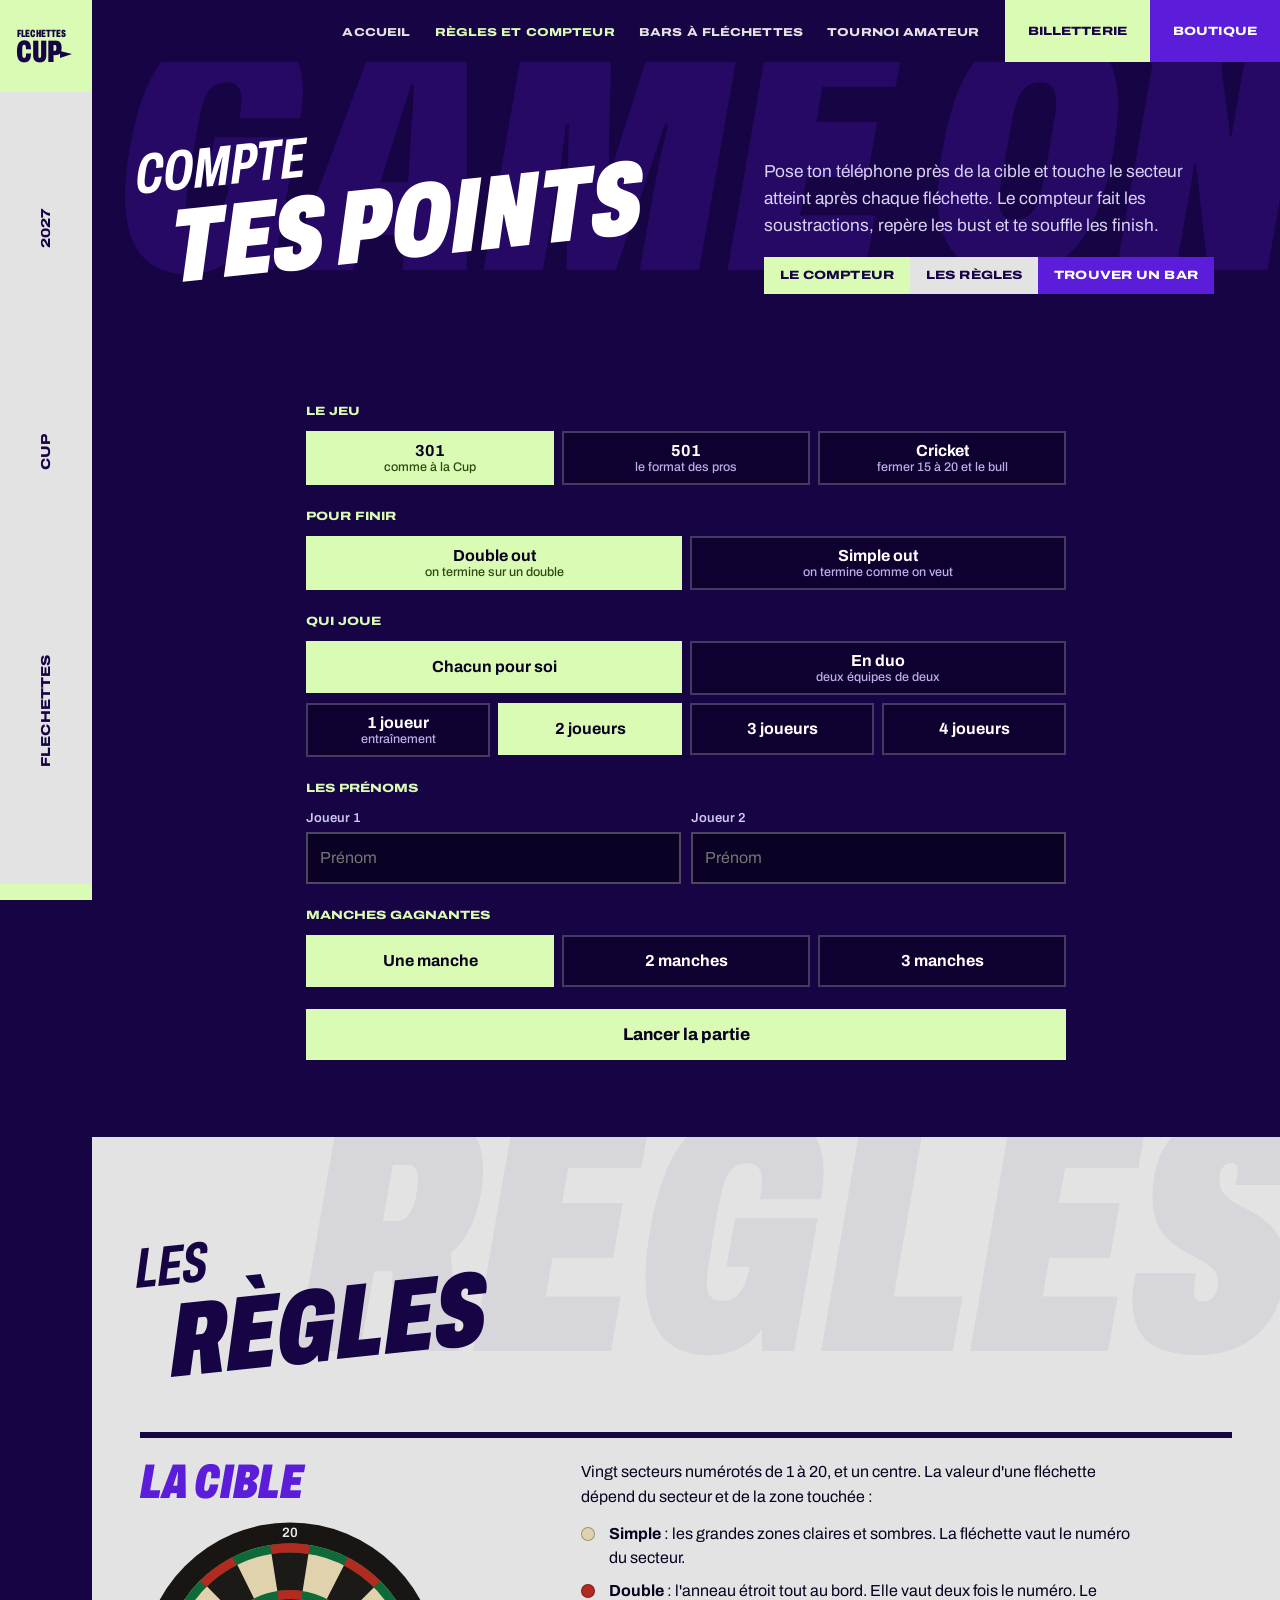
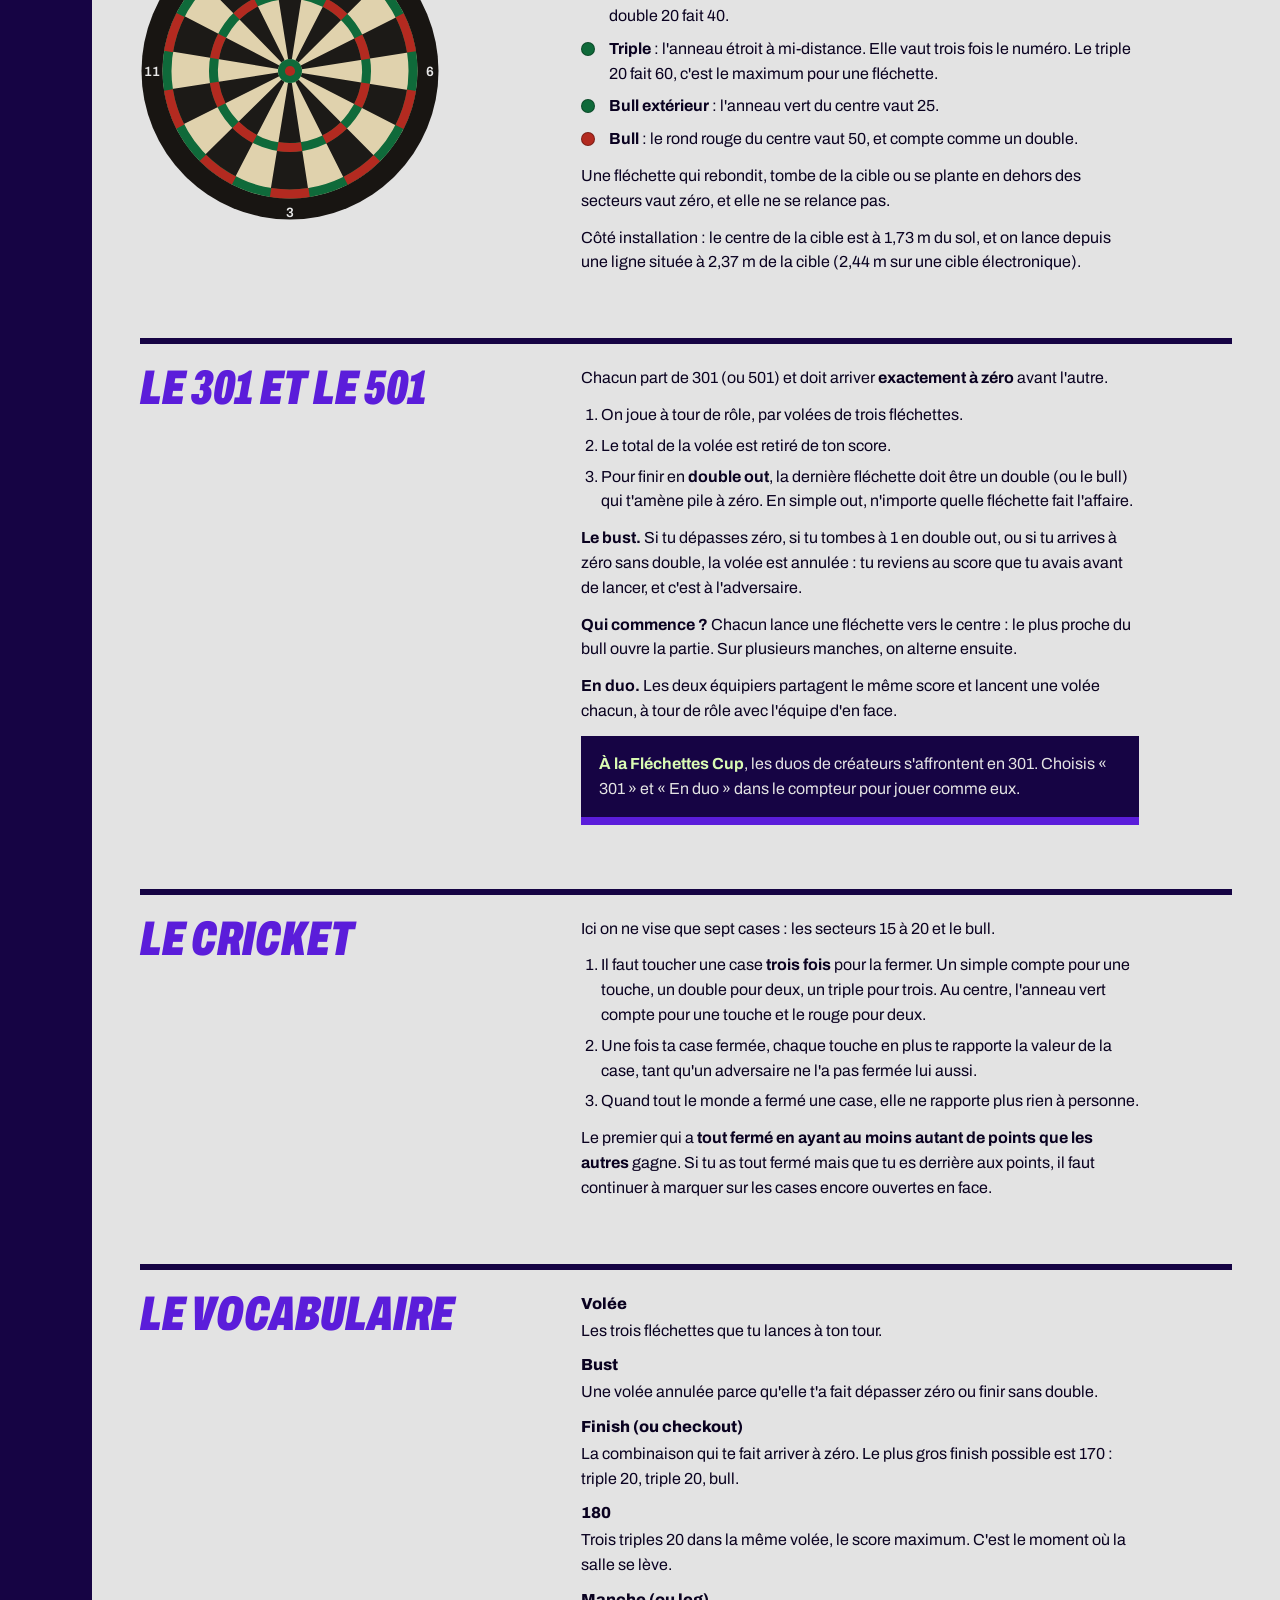
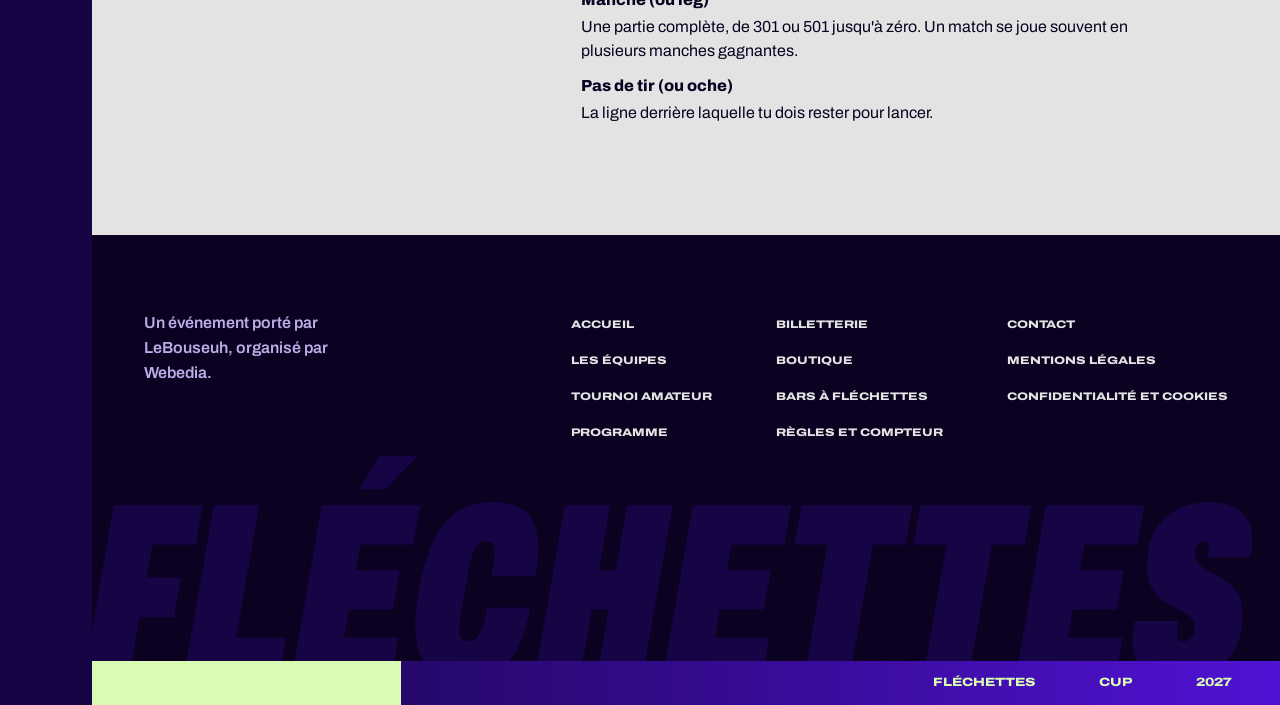
<file: jouer.html>
<!doctype html>
<html lang="fr">
<head>
<meta charset="utf-8">
<meta name="viewport" content="width=device-width, initial-scale=1">
<title>Règles et compteur de score</title>
<meta name="description" content="Compte les points de ta partie de fléchettes (301, 501, Cricket, en solo ou en duo) et retrouve les règles expliquées simplement. Par la Fléchettes Cup.">
<link rel="icon" href="assets/favicon.svg" type="image/svg+xml">
<link rel="preconnect" href="https://fonts.googleapis.com">
<link rel="preconnect" href="https://fonts.gstatic.com" crossorigin>
<link href="https://fonts.googleapis.com/css2?family=Archivo:ital,wdth,wght@0,62..125,100..900;1,62..125,100..900&display=swap" rel="stylesheet">
<link rel="stylesheet" href="css/styles.css">
<link rel="stylesheet" href="css/da.css">
<link rel="stylesheet" href="css/app.css">
</head>
<body>

<a class="skip" href="#compteur">Aller au compteur</a>

<aside class="rail">
  <a class="rail-logo" href="index.html" aria-label="Fléchettes Cup, retour à l'accueil">
    <svg class="logo" viewBox="0 0 120 86" aria-hidden="true" focusable="false">
      <g class="logo-ink">
        <text x="2" y="24" class="logo-line1">FLECHETTES</text>
        <text x="0" y="74" class="logo-line2">CUP</text>
        <path d="M88 52 L112 58 L88 66 Z"></path>
      </g>
    </svg>
  </a>
  <div class="rail-words" aria-hidden="true"><span class="tag">Flechettes</span><span class="tag">Cup</span><span class="tag">2027</span></div>
  <div class="rail-foot"></div>
</aside>

<header class="topbar" id="haut">
  <a class="topbar-logo" href="index.html" aria-label="Fléchettes Cup, retour à l'accueil">
    <svg class="logo" viewBox="0 0 120 86" aria-hidden="true" focusable="false">
      <g class="logo-ink">
        <text x="2" y="24" class="logo-line1">FLECHETTES</text>
        <text x="0" y="74" class="logo-line2">CUP</text>
        <path d="M88 52 L112 58 L88 66 Z"></path>
      </g>
    </svg>
  </a>
  <nav class="topnav" aria-label="Navigation">
    <button class="burger" aria-expanded="false" aria-controls="menu-ancres">
      <span class="burger-bar"></span><span class="burger-bar"></span><span class="burger-bar"></span>
      <span class="visually-hidden">Menu</span>
    </button>
    <ul class="anchors" id="menu-ancres">
      <li><a class="tag" href="index.html">Accueil</a></li>
      <li><a class="tag" href="jouer.html" aria-current="page">Règles et compteur</a></li>
      <li><a class="tag" href="bars.html">Bars à fléchettes</a></li>
      <li><a class="tag" href="index.html#tournoi-amateur">Tournoi amateur</a></li>
    </ul>
  </nav>
  <div class="topbar-cta">
    <a class="cta cta-anis tag" href="index.html#billetterie">Billetterie</a>
    <a class="cta cta-violet tag" href="index.html#boutique">Boutique</a>
  </div>
</header>

<main class="page">

  <section class="s page-head">
    <span class="ghost" aria-hidden="true">Game on</span>
    <div class="s-in head-row">
      <h1 class="lockup"><span class="lk-a">Compte</span><span class="lk-b">tes points</span></h1>
      <div class="head-note">
        <p>Pose ton téléphone près de la cible et touche le secteur atteint après chaque fléchette. Le compteur fait les soustractions, repère les bust et te souffle les finish.</p>
        <ul class="subnav" aria-label="Sur cette page">
          <li><a class="tag" href="#compteur">Le compteur</a></li>
          <li><a class="tag" href="#regles">Les règles</a></li>
          <li><a class="tag" href="bars.html">Trouver un bar</a></li>
        </ul>
      </div>
    </div>
  </section>

  <!-- ====================== COMPTEUR ====================== -->
  <section class="scorer-section" id="compteur" aria-label="Compteur de score">
    <div class="scorer" id="scorer">
      <p class="scorer-fallback">Le compteur a besoin de JavaScript pour fonctionner. Les règles restent lisibles juste en dessous.</p>
    </div>
  </section>

  <!-- ====================== RÈGLES ====================== -->
  <section class="s s-rules" id="regles">
    <span class="ghost" aria-hidden="true">Règles</span>
    <div class="s-in">
      <h2 class="lockup lockup-ink"><span class="lk-a">Les</span><span class="lk-b">Règles</span></h2>
      <div class="rules">

        <article class="rule" id="regle-cible">
          <div>
            <h3 class="rule-title">La cible</h3>
            <svg class="board-diagram" viewBox="0 0 200 200" role="img" aria-label="Schéma d'une cible : vingt secteurs, un anneau des doubles à l'extérieur, un anneau des triples au milieu, et le bull au centre">
              <circle cx="100" cy="100" r="99" fill="#181512"/>
              <circle cx="100" cy="100" r="85" fill="#E0D2AD"/>
              <g transform="rotate(-99 100 100)" fill="none">
                <circle cx="100" cy="100" r="46.5" stroke="#1C1A17" stroke-width="77" stroke-dasharray="14.608 14.608"/>
                <circle cx="100" cy="100" r="82" stroke="#0F6A3A" stroke-width="6"/>
                <circle cx="100" cy="100" r="82" stroke="#B32A20" stroke-width="6" stroke-dasharray="25.761 25.761"/>
                <circle cx="100" cy="100" r="51" stroke="#0F6A3A" stroke-width="6"/>
                <circle cx="100" cy="100" r="51" stroke="#B32A20" stroke-width="6" stroke-dasharray="16.022 16.022"/>
              </g>
              <circle cx="100" cy="100" r="8" fill="#0F6A3A"/>
              <circle cx="100" cy="100" r="3.4" fill="#B32A20"/>
              <g fill="#E8E8E8" font-family="Archivo, sans-serif" font-size="9" font-weight="600" text-anchor="middle">
                <text x="100" y="10.5">20</text><text x="193" y="103">6</text><text x="100" y="197">3</text><text x="8" y="103">11</text>
              </g>
            </svg>
          </div>
          <div class="rule-body">
            <p>Vingt secteurs numérotés de 1 à 20, et un centre. La valeur d'une fléchette dépend du secteur et de la zone touchée :</p>
            <ul class="zones">
              <li><i style="background:#E0D2AD"></i><span><strong>Simple</strong> : les grandes zones claires et sombres. La fléchette vaut le numéro du secteur.</span></li>
              <li><i style="background:#B32A20"></i><span><strong>Double</strong> : l'anneau étroit tout au bord. Elle vaut deux fois le numéro. Le double 20 fait 40.</span></li>
              <li><i style="background:#0F6A3A"></i><span><strong>Triple</strong> : l'anneau étroit à mi-distance. Elle vaut trois fois le numéro. Le triple 20 fait 60, c'est le maximum pour une fléchette.</span></li>
              <li><i style="background:#0F6A3A"></i><span><strong>Bull extérieur</strong> : l'anneau vert du centre vaut 25.</span></li>
              <li><i style="background:#B32A20"></i><span><strong>Bull</strong> : le rond rouge du centre vaut 50, et compte comme un double.</span></li>
            </ul>
            <p>Une fléchette qui rebondit, tombe de la cible ou se plante en dehors des secteurs vaut zéro, et elle ne se relance pas.</p>
            <p>Côté installation : le centre de la cible est à 1,73 m du sol, et on lance depuis une ligne située à 2,37 m de la cible (2,44 m sur une cible électronique).</p>
          </div>
        </article>

        <article class="rule" id="regle-301">
          <h3 class="rule-title">Le 301 et le 501</h3>
          <div class="rule-body">
            <p>Chacun part de 301 (ou 501) et doit arriver <strong>exactement à zéro</strong> avant l'autre.</p>
            <ol>
              <li>On joue à tour de rôle, par volées de trois fléchettes.</li>
              <li>Le total de la volée est retiré de ton score.</li>
              <li>Pour finir en <strong>double out</strong>, la dernière fléchette doit être un double (ou le bull) qui t'amène pile à zéro. En simple out, n'importe quelle fléchette fait l'affaire.</li>
            </ol>
            <p><strong>Le bust.</strong> Si tu dépasses zéro, si tu tombes à 1 en double out, ou si tu arrives à zéro sans double, la volée est annulée : tu reviens au score que tu avais avant de lancer, et c'est à l'adversaire.</p>
            <p><strong>Qui commence ?</strong> Chacun lance une fléchette vers le centre : le plus proche du bull ouvre la partie. Sur plusieurs manches, on alterne ensuite.</p>
            <p><strong>En duo.</strong> Les deux équipiers partagent le même score et lancent une volée chacun, à tour de rôle avec l'équipe d'en face.</p>
            <p class="cup-note"><strong>À la Fléchettes Cup</strong>, les duos de créateurs s'affrontent en 301. Choisis « 301 » et « En duo » dans le compteur pour jouer comme eux.</p>
          </div>
        </article>

        <article class="rule" id="regle-cricket">
          <h3 class="rule-title">Le Cricket</h3>
          <div class="rule-body">
            <p>Ici on ne vise que sept cases : les secteurs 15 à 20 et le bull.</p>
            <ol>
              <li>Il faut toucher une case <strong>trois fois</strong> pour la fermer. Un simple compte pour une touche, un double pour deux, un triple pour trois. Au centre, l'anneau vert compte pour une touche et le rouge pour deux.</li>
              <li>Une fois ta case fermée, chaque touche en plus te rapporte la valeur de la case, tant qu'un adversaire ne l'a pas fermée lui aussi.</li>
              <li>Quand tout le monde a fermé une case, elle ne rapporte plus rien à personne.</li>
            </ol>
            <p>Le premier qui a <strong>tout fermé en ayant au moins autant de points que les autres</strong> gagne. Si tu as tout fermé mais que tu es derrière aux points, il faut continuer à marquer sur les cases encore ouvertes en face.</p>
          </div>
        </article>

        <article class="rule" id="regle-lexique">
          <h3 class="rule-title">Le vocabulaire</h3>
          <div class="rule-body">
            <dl>
              <div><dt>Volée</dt><dd>Les trois fléchettes que tu lances à ton tour.</dd></div>
              <div><dt>Bust</dt><dd>Une volée annulée parce qu'elle t'a fait dépasser zéro ou finir sans double.</dd></div>
              <div><dt>Finish (ou checkout)</dt><dd>La combinaison qui te fait arriver à zéro. Le plus gros finish possible est 170 : triple 20, triple 20, bull.</dd></div>
              <div><dt>180</dt><dd>Trois triples 20 dans la même volée, le score maximum. C'est le moment où la salle se lève.</dd></div>
              <div><dt>Manche (ou leg)</dt><dd>Une partie complète, de 301 ou 501 jusqu'à zéro. Un match se joue souvent en plusieurs manches gagnantes.</dd></div>
              <div><dt>Pas de tir (ou oche)</dt><dd>La ligne derrière laquelle tu dois rester pour lancer.</dd></div>
            </dl>
          </div>
        </article>

      </div>
    </div>
  </section>

</main>

<footer class="footer">
  <div class="footer-in">
    <p class="footer-line">Un événement porté par LeBouseuh, organisé par Webedia.</p>
    <nav class="footer-nav" aria-label="Pied de page">
      <ul>
        <li><a href="index.html">Accueil</a></li>
        <li><a href="index.html#equipes">Les équipes</a></li>
        <li><a href="index.html#tournoi-amateur">Tournoi amateur</a></li>
        <li><a href="index.html#programme">Programme</a></li>
      </ul>
      <ul>
        <li><a href="index.html#billetterie">Billetterie</a></li>
        <li><a href="index.html#boutique">Boutique</a></li>
        <li><a href="bars.html">Bars à fléchettes</a></li>
        <li><a href="jouer.html">Règles et compteur</a></li>
      </ul>
      <ul>
        <li><a href="#">Contact</a></li>
        <li><a href="#">Mentions légales</a></li>
        <li><a href="#">Confidentialité et cookies</a></li>
      </ul>
    </nav>
  </div>
  <p class="footer-ghost" aria-hidden="true">Fléchettes Cup</p>
  <div class="footer-strip"><span>Fléchettes</span><span>Cup</span><span>2027</span></div>
</footer>

<script src="js/scorer-engine.js"></script>
<script src="js/scorer.js"></script>
<script src="js/main.js"></script>
</body>
</html>
</file>
<file: css/styles.css>
/* ==========================================================
   FLÉCHETTES CUP 2 : socle et hero (l'habillage des pages est dans da.css)
   Violet #5B1DDA · dégradé #5012D4 → #210666 · dark #160444
   Papier #E3E3E3 · vert anis #D9FBB3 · Archivo VAR (≈ Baikal)
   ========================================================== */

:root {
  --violet: #5B1DDA;
  --grad-a: #5012D4;
  --grad-b: #210666;
  --dark: #160444;
  --paper: #E3E3E3;
  --ink: #0A0220;
  --anis: #D9FBB3;
  --anis-deep: #B7F277;
  --white: #FFFFFF;

  --font: "Archivo", "Archivo Narrow", Impact, sans-serif;
  --pad: clamp(16px, 4vw, 48px);
  --topbar-h: 62px;
}

* { box-sizing: border-box; }
html { scroll-behavior: smooth; scroll-padding-top: calc(var(--topbar-h) + 12px); }
body {
  margin: 0;
  font-family: var(--font);
  font-size: 16px;
  line-height: 1.55;
  color: var(--ink);
  background: var(--dark);
}

img, svg { display: block; max-width: 100%; }

/* ---- Titres façon Baikal ultra condensed extra bold italic ---- */
.display {
  font-family: var(--font);
  font-style: italic;
  font-weight: 800;
  font-stretch: 65%;
  text-transform: uppercase;
  letter-spacing: 0.005em;
  line-height: 0.92;
}

.visually-hidden {
  position: absolute; width: 1px; height: 1px;
  clip-path: inset(50%); overflow: hidden; white-space: nowrap;
}

.skip {
  position: absolute; left: 8px; top: -60px; z-index: 200;
  background: var(--anis); color: var(--ink);
  padding: 10px 16px; font-weight: 700; text-decoration: none;
  transition: top 0.15s;
}
.skip:focus { top: 8px; }

:focus-visible { outline: 3px solid var(--anis-deep); outline-offset: 2px; }
.section-paper :focus-visible,
.section-anis :focus-visible { outline-color: var(--violet); }

/* ==========================================================
   LOGO
   ========================================================== */
.logo-ink { fill: currentColor; }
.logo text {
  font-family: var(--font);
  font-weight: 850;
  font-stretch: 62%;
  text-transform: uppercase;
}
.logo .logo-line1 { font-size: 21px; letter-spacing: 0.015em; }
.logo .logo-line2 { font-size: 62px; letter-spacing: 0; }

/* ---- Boutons ---- */
.btn {
  display: inline-flex; align-items: center; justify-content: center;
  padding: 10px 18px;
  font-family: var(--font); font-weight: 750; font-size: 15px;
  text-decoration: none; cursor: pointer;
  border: 2px solid transparent; border-radius: 2px;
  transition: transform 0.12s ease, background-color 0.12s ease, color 0.12s ease;
}
.btn:active { transform: scale(0.97); }
.btn-big { padding: 14px 26px; font-size: 17px; }
.btn-anis { background: var(--anis); color: var(--ink); }
.btn-anis:hover { background: var(--anis-deep); }
.btn-ghost { border-color: rgba(227, 227, 227, 0.5); color: var(--paper); background: transparent; }
.btn-ghost:hover { border-color: var(--paper); }
.btn-outline { border-color: rgba(227, 227, 227, 0.55); color: var(--white); background: transparent; }
.btn-outline:hover { border-color: var(--white); }
.btn-dark { background: var(--dark); color: var(--anis); }
.btn-dark:hover { background: var(--violet); color: var(--white); }

/* ==========================================================
   HERO : la cible, rien que la cible
   ========================================================== */
.hero {
  position: relative;
  overflow: hidden;
  height: 100svh; min-height: 540px;
  padding-top: var(--topbar-h);
  display: grid; place-items: center;
  background: linear-gradient(168deg, var(--grad-a) 0%, var(--grad-b) 100%);
  color: var(--white);
}
.hero-pattern,
.speedlines {
  position: absolute;
  left: 50%; top: calc(50% + var(--topbar-h) / 2 - 22px);
  width: max(175vw, 175vh); aspect-ratio: 1;
  translate: -50% -50%;
  pointer-events: none;
}
.hero-pattern {
  background: url("../assets/pattern.svg") center / contain no-repeat;
  opacity: 0.1;
  filter: invert(1);
}
.speedlines {
  opacity: 0;
  background: repeating-conic-gradient(
    from 0deg,
    transparent 0 4deg,
    rgba(217, 251, 179, 0.55) 4deg 4.3deg,
    transparent 4.3deg 9.5deg,
    rgba(255, 255, 255, 0.4) 9.5deg 9.7deg,
    transparent 9.7deg 15deg
  );
  -webkit-mask-image: radial-gradient(circle, transparent 0 12%, #000 44%);
          mask-image: radial-gradient(circle, transparent 0 12%, #000 44%);
}

/* Éclairage du mur : une flaque de lumière derrière la cible, des coins plus sombres */
.hero-light {
  position: absolute; inset: 0;
  background:
    radial-gradient(circle at 50% calc(50% + var(--topbar-h) / 2 - 22px), rgba(150, 110, 255, 0.34) 0, rgba(150, 110, 255, 0) 46%),
    radial-gradient(ellipse at 50% 50%, rgba(8, 0, 34, 0) 42%, rgba(8, 0, 34, 0.62) 100%);
  pointer-events: none;
}

.scene {
  position: absolute; inset: 0;
  width: 100%; height: 100%;
  pointer-events: none;
}

/* Avec la scène 3D, le décor est le bar : le fond graphique ne sert plus qu'en repli */
html.gl .hero { background: #06030A; }
html.gl .hero-pattern,
html.gl .speedlines,
html.gl .hero-light { display: none; }
/* rendu photo : vignettage, fondu vers la suite de la page, grain */
html.gl .hero::after {
  content: "";
  position: absolute; inset: 0; z-index: 2;
  pointer-events: none;
  background:
    linear-gradient(to right, rgba(3, 5, 9, 0.42) 0%, rgba(3, 5, 9, 0) 46%),
    radial-gradient(ellipse at 60% 40%, rgba(3, 4, 8, 0) 36%, rgba(3, 4, 8, 0.6) 100%),
    linear-gradient(to bottom, rgba(22, 4, 68, 0) 90%, #160444 100%);
}
html.gl .hero::before {
  content: "";
  position: absolute; inset: 0; z-index: 3;
  pointer-events: none;
  opacity: 0.09;
  background-image: url("data:image/svg+xml;utf8,<svg xmlns='http://www.w3.org/2000/svg' width='220' height='220'><filter id='n'><feTurbulence type='fractalNoise' baseFrequency='0.9' numOctaves='2' stitchTiles='stitch'/></filter><rect width='100%' height='100%' filter='url(%23n)'/></svg>");
}

/* Chargement de la scène : on reste dans la pénombre du bar, sans l'éclair violet */
.hero-loader { display: none; }
html.js:not(.gl):not(.no-gl) .hero { background: #06030A; }
html.js:not(.gl):not(.no-gl) .hero-pattern,
html.js:not(.gl):not(.no-gl) .hero-light,
html.js:not(.gl):not(.no-gl) .hero-stage { visibility: hidden; }
html.js:not(.gl):not(.no-gl) .hero-loader {
  position: absolute; inset: 0; z-index: 9;
  display: grid; place-content: center; justify-items: center; gap: 18px;
  color: var(--paper); font-weight: 650; font-size: 14.5px;
}
.loader-target {
  width: 64px; height: 64px; border-radius: 50%;
  background: radial-gradient(circle, var(--anis) 0 12%, transparent 13% 30%, var(--anis) 31% 36%, transparent 37% 62%, var(--anis) 63% 68%, transparent 69%);
  animation: viser 1.1s ease-in-out infinite alternate;
}
@keyframes viser { from { transform: scale(0.82); opacity: 0.55; } to { transform: scale(1); opacity: 1; } }

/* Le hero se joue : son, invitation à lancer, score des lancers */
.sound-toggle {
  position: absolute; left: var(--pad); bottom: 18px; z-index: 8;
  padding: 8px 14px;
  font: 600 13.5px var(--font); color: var(--paper);
  background: rgba(22, 4, 68, 0.6); border: 1px solid rgba(227, 227, 227, 0.4); border-radius: 2px;
  cursor: pointer;
}
.sound-toggle:hover { border-color: var(--paper); }
.sound-toggle[aria-pressed="false"] { color: #BBAEE8; text-decoration: line-through; }
.throw-hint {
  display: none;
  position: absolute; left: 50%; bottom: 76px; z-index: 8;
  translate: -50% 0;
  margin: 0; padding: 12px 22px;
  background: var(--anis); color: var(--ink);
  font-weight: 800; font-size: 16px; white-space: nowrap;
  box-shadow: 0 10px 30px rgba(0, 0, 0, 0.5);
  pointer-events: none;
  animation: appel 0.9s ease-in-out infinite alternate;
}
@keyframes appel { to { translate: -50% -6px; } }
html.intro:not(.intro-impact) .throw-hint { display: block; }
.throw-hint.gone { display: none !important; }
.play-hint {
  position: absolute; left: 50%; top: calc(var(--topbar-h) + 12px); z-index: 5;
  translate: -50% 0;
  margin: 0; padding: 6px 14px;
  font-size: 13.5px; font-weight: 600; color: var(--paper); white-space: nowrap;
  background: rgba(6, 3, 10, 0.6); border-radius: 999px;
  pointer-events: none;
  transition: opacity 0.3s ease;
}
html.intro .play-hint, html:not(.gl) .play-hint { display: none; }
.play-hint.gone { opacity: 0; }
.hit-label {
  position: absolute; z-index: 6;
  translate: -50% -115%;
  display: grid; justify-items: center;
  color: var(--white); font-weight: 700; font-size: 13.5px; white-space: nowrap;
  text-shadow: 0 2px 10px rgba(0, 0, 0, 0.9);
  pointer-events: none;
  animation: marque 1.65s ease-out forwards;
}
.hit-label strong {
  font-style: italic; font-weight: 800; font-stretch: 65%; text-transform: uppercase;
  font-size: 46px; line-height: 0.9; color: var(--anis);
}
@keyframes marque {
  0% { opacity: 0; transform: translateY(12px) scale(0.6); }
  12% { opacity: 1; transform: translateY(0) scale(1.12); }
  24% { transform: scale(1); }
  75% { opacity: 1; }
  100% { opacity: 0; transform: translateY(-36px); }
}
.volley-total {
  display: none;
  position: absolute; left: 50%; bottom: 72px; z-index: 8;
  translate: -50% 0;
  margin: 0; padding: 10px 18px;
  align-items: center; gap: 16px;
  background: var(--ink); color: var(--white); white-space: nowrap;
  box-shadow: 0 10px 30px rgba(0, 0, 0, 0.5);
}
.volley-total.show { display: flex; }
.volley-total strong { font-style: italic; font-weight: 800; font-stretch: 65%; text-transform: uppercase; font-size: 26px; line-height: 1; color: var(--anis); }
.volley-total a { color: var(--white); font-weight: 650; font-size: 14px; }

/* Transition d'ouverture d'une section, et retour à la cible */
.veil {
  position: fixed; inset: 0; z-index: 250;
  background: var(--dark);
  opacity: 0; pointer-events: none;
  transition: opacity 0.26s ease;
}
.veil.on { opacity: 1; }
.back-board {
  position: fixed; right: 16px; bottom: 16px; z-index: 90;
  display: inline-flex; align-items: center; gap: 8px;
  padding: 10px 16px 10px 12px;
  font: 700 14.5px var(--font); color: var(--ink);
  background: var(--anis); border: 0; border-radius: 999px; cursor: pointer;
  box-shadow: 0 8px 24px rgba(0, 0, 0, 0.4);
  opacity: 0; translate: 0 12px; pointer-events: none;
  transition: opacity 0.2s ease, translate 0.2s ease;
}
.back-board.show { opacity: 1; translate: 0 0; pointer-events: auto; }
.back-board svg { width: 20px; height: 20px; }

/* Un lien par papier cloué sur la cible */
.hotspots { position: absolute; inset: 0; z-index: 4; pointer-events: none; }
.hotspot { position: absolute; pointer-events: auto; border-radius: 4px; cursor: pointer; }
.hotspot:focus-visible { outline: 3px solid var(--anis-deep); outline-offset: 4px; }
html.intro:not(.intro-pose) .hotspot { pointer-events: none; }

.hero-stage {
  position: relative;
  width: 100%;
  display: grid; place-items: center;
  padding-bottom: 44px;
}

/* ---- La cible punaisée ---- */
.board-wrap {
  position: relative;
  width: min(84vw, 720px, calc(100svh - var(--topbar-h) - 130px));
  aspect-ratio: 1;
  container-type: inline-size;
}
#dartboard { position: absolute; inset: 0; filter: drop-shadow(0 24px 60px rgba(0, 0, 0, 0.45)); }
/* Avec la scène 3D, la cible, les papiers et les fléchettes sont dans le canvas */
html.gl #dartboard,
html.gl .stuck-dart,
html.gl .pinned { display: none; }

.stuck-dart {
  position: absolute;
  left: 50%; top: 50%;
  width: 40%; height: auto;
  transform-origin: 0 50%;
  translate: 0 -50%;
  rotate: -99deg;
  filter: drop-shadow(-1.6cqw 1.2cqw 0.8cqw rgba(0, 0, 0, 0.5));
  z-index: 1;
}

.pinned {
  position: absolute;
  z-index: 2;
  background: var(--paper); color: var(--ink);
  box-shadow: 0 1.8cqw 4cqw rgba(0, 0, 0, 0.35);
  rotate: var(--rot, 0deg);
}
.pin {
  position: absolute; top: -1.3cqw; left: 50%;
  width: 2.9cqw; height: 2.9cqw; border-radius: 50%;
  translate: -50% 0;
  box-shadow: 0 0.5cqw 0.9cqw rgba(0, 0, 0, 0.4), inset -0.4cqw -0.5cqw 0.7cqw rgba(0, 0, 0, 0.35);
}
.pin-red { background: #E8402A; }
.pin-blue { background: #2A5BE8; }
.pin-anis { background: var(--anis-deep); }

.pinned-logo {
  top: -5%; left: 1%;
  width: 31%;
  background: none; box-shadow: none;
  color: var(--white);
  filter: drop-shadow(0 1.4cqw 3cqw rgba(0, 0, 0, 0.45));
}
.pinned-logo .logo { width: 100%; height: auto; }

.pinned-ticket {
  top: 8%; right: -3%;
  width: 44%;
  padding: 2.2cqw 2.6cqw 1.8cqw;
}
.ticket-date {
  margin: 0;
  font-family: var(--font); font-style: italic; font-weight: 800; font-stretch: 65%;
  text-transform: uppercase; font-size: 5.6cqw; line-height: 1;
}
.ticket-line { margin: 0.8cqw 0 1.4cqw; font-size: max(7px, 2.1cqw); font-weight: 600; letter-spacing: 0.04em; text-transform: uppercase; }
.ticket-barcode {
  height: 4cqw;
  background: repeating-linear-gradient(90deg, var(--ink) 0 2px, transparent 2px 5px, var(--ink) 5px 8px, transparent 8px 10px);
}

.pinned-photo {
  left: -6%; bottom: 3%;
  width: 36%;
  padding: 1.5cqw 1.5cqw 1.8cqw;
}
.photo-img {
  position: relative; overflow: hidden;
  aspect-ratio: 1;
  display: grid; place-items: center;
  background: linear-gradient(160deg, var(--grad-a), var(--grad-b));
  color: var(--white);
}
.photo-img::after {
  content: "";
  position: absolute; inset: -40%;
  background: url("../assets/pattern.svg") center / contain no-repeat;
  opacity: 0.16;
  filter: invert(1);
}
.photo-img .display { position: relative; z-index: 1; font-size: 7.4cqw; }
.photo-img img { position: absolute; inset: 0; z-index: 2; width: 100%; height: 100%; object-fit: cover; object-position: center 30%; }
.photo-caption { margin: 1.4cqw 0.4cqw 0; font-size: max(7px, 2.05cqw); font-weight: 600; line-height: 1.3; }

.pinned-badge {
  top: 49%; right: -5%;
  width: 21%;
  aspect-ratio: 1; border-radius: 50%;
  display: grid; place-items: center;
  background: var(--anis); color: var(--ink);
  text-align: center;
}
.badge-txt { font-size: 4cqw; }

.pinned-live {
  bottom: -3%; right: 11%;
  padding: 1.8cqw 2.9cqw;
  background: var(--ink); color: var(--paper);
}
.pinned-live p { margin: 0; font-size: max(7px, 2.2cqw); line-height: 1.45; text-transform: uppercase; letter-spacing: 0.05em; }
.pinned-live strong { color: var(--anis); font-size: max(8px, 2.6cqw); }

/* ---- Éléments propres à l'intro ---- */
.impact-flash {
  position: absolute; inset: 0;
  background: radial-gradient(circle at 50% 52%, #FFFFFF 0, var(--anis) 28%, rgba(217, 251, 179, 0) 72%);
  opacity: 0;
  pointer-events: none;
  z-index: 6;
}
.scroll-hint {
  position: absolute; left: 50%; bottom: 18px;
  translate: -50% 0;
  display: grid; justify-items: center; gap: 6px;
  color: var(--paper); text-decoration: none;
  font-weight: 650; font-size: 14.5px;
  white-space: nowrap;
  z-index: 7;
}
.scroll-hint::after {
  content: "";
  width: 10px; height: 10px;
  border-right: 3px solid var(--anis); border-bottom: 3px solid var(--anis);
  rotate: 45deg;
  animation: rebond 1.6s ease-in-out infinite;
}
@keyframes rebond { 50% { translate: 0 5px; } }

.skip-intro {
  display: none;
  position: absolute; right: var(--pad); bottom: 18px;
  z-index: 8;
  background: rgba(22, 4, 68, 0.6); color: var(--paper);
  border: 1px solid rgba(227, 227, 227, 0.4); border-radius: 2px;
  padding: 8px 14px;
  font: 600 13.5px var(--font);
  cursor: pointer;
}
.skip-intro:hover { border-color: var(--paper); }

/* ---- États de l'intro (classes posées sur <html>) ----
   intro         : la séquence 3D tourne, on est la fléchette
   intro-impact  : la fléchette est plantée
   intro-pose    : la caméra est calée, l'habillage se pose        */
.topbar { transition: transform 0.55s cubic-bezier(0.2, 1, 0.3, 1); }
html.intro .topbar { transform: translateY(-100%); }
html.intro.intro-pose .topbar { transform: none; }

html.intro:not(.intro-pose) body { overflow: hidden; }
html.intro .skip-intro { display: block; }
html.intro.intro-pose .skip-intro { display: none; }

html.intro .stuck-dart { opacity: 0; }
html.intro.intro-impact .stuck-dart { opacity: 1; animation: vibre 0.7s ease-out; }
@keyframes vibre {
  0% { rotate: -93deg; }
  20% { rotate: -104deg; }
  40% { rotate: -96deg; }
  60% { rotate: -101deg; }
  80% { rotate: -98deg; }
  100% { rotate: -99deg; }
}

html.intro .pinned,
html.intro .scroll-hint { opacity: 0; }
html.intro.intro-pose .pinned {
  animation: pose 0.5s cubic-bezier(0.2, 1.5, 0.4, 1) both;
  animation-delay: calc(var(--i, 0) * 130ms + 60ms);
}
html.intro.intro-pose .scroll-hint { opacity: 1; transition: opacity 0.5s 0.9s; }
@keyframes pose {
  from { opacity: 0; scale: 1.9; rotate: calc(var(--rot, 0deg) + 16deg); }
  45% { opacity: 1; }
  to { opacity: 1; scale: 1; rotate: var(--rot, 0deg); }
}

/* ==========================================================
   Petits écrans et mouvement réduit (hero)
   ========================================================== */
@media (max-width: 560px) {
  .board-wrap { width: min(86vw, calc(100svh - var(--topbar-h) - 130px)); }
  .pinned-ticket { right: -2%; }
  .pinned-badge { right: -3%; }
  .pinned-photo { left: -4%; }
  .volley-total { flex-direction: column; gap: 4px; }
}
@media (prefers-reduced-motion: reduce) {
  html { scroll-behavior: auto; }
  .btn, .topbar, .veil, .back-board { transition: none; }
  .loader-target, .throw-hint { animation: none; }
  .scroll-hint::after { animation: none; }
}
</file>
<file: css/da.css>
/* ==========================================================
   FLÉCHETTES CUP : habillage des pages
   Le système de la charte, appliqué au web :
   - le rail à gauche (bloc logo anis, colonne grise, mots à la verticale)
   - les titres en bloc incliné sur deux lignes, posés sur un mot géant qui déborde
   - les chiffres empilés en deux couleurs dans un panneau gris
   - les ponctuations : trois carrés, trois triangles, bandes sous les panneaux, éclats
   ========================================================== */

:root { --rail: 0px; --topbar-h: 62px; }
@media (min-width: 1100px) { :root { --rail: 92px; } }

body { padding-left: var(--rail); }

/* ---------- Petites capitales larges : les libellés de la charte ---------- */
.tag {
  font-family: var(--font); font-style: normal;
  font-stretch: 125%; font-weight: 800; font-size: 12px; line-height: 1.25;
  text-transform: uppercase; letter-spacing: 0.01em;
}

/* ---------- Le rail ---------- */
.rail { display: none; }
@media (min-width: 1100px) {
  .rail {
    position: fixed; left: 0; top: 0; bottom: 0; z-index: 110;
    width: var(--rail);
    display: flex; flex-direction: column;
    background: var(--paper); color: var(--dark);
  }
  .rail-logo {
    flex: none;
    display: grid; place-items: center;
    width: var(--rail); height: var(--rail);
    background: var(--anis); color: var(--dark);
  }
  .rail-logo .logo { width: 60px; height: auto; }
  .rail-words {
    flex: 1;
    writing-mode: vertical-rl; transform: rotate(180deg);
    display: flex; justify-content: space-around; align-items: center;
    padding: 24px 0;
  }
  .rail-words span { font-size: 13px; }
  .rail-foot { flex: none; height: 16px; background: var(--anis); }
}

/* ---------- La barre du haut ---------- */
.topbar {
  position: fixed; top: 0; right: 0; left: var(--rail); z-index: 100;
  height: var(--topbar-h);
  display: flex; align-items: stretch;
  background: var(--dark); color: var(--paper);
}
.topbar-logo {
  flex: none;
  display: grid; place-items: center;
  width: var(--topbar-h);
  background: var(--anis); color: var(--dark);
}
.topbar-logo .logo { width: 42px; height: auto; }
@media (min-width: 1100px) { .topbar-logo { display: none; } }

.topnav { margin-left: auto; display: flex; align-items: center; padding: 0 clamp(8px, 2vw, 30px); }
.anchors { display: flex; gap: clamp(14px, 1.9vw, 30px); list-style: none; margin: 0; padding: 0; }
.anchors a { color: var(--paper); text-decoration: none; white-space: nowrap; font-size: 11.5px; }
.anchors a:hover, .anchors a[aria-current="page"] { color: var(--anis); }
.burger { display: none; }

.topbar-cta { flex: none; display: flex; }
.cta {
  display: grid; place-items: center;
  padding: 0 clamp(14px, 1.8vw, 26px);
  text-decoration: none; white-space: nowrap;
}
.cta-anis { background: var(--anis); color: var(--dark); }
.cta-anis:hover { background: var(--anis-deep); }
.cta-violet { background: var(--violet); color: var(--white); }
.cta-violet:hover { background: #6E33EE; }

.btn { border-radius: 0; }

/* ---------- Titre en bloc incliné, sur deux lignes ---------- */
.lockup {
  margin: 0 0 clamp(26px, 3.4vw, 46px);
  display: inline-grid; justify-items: start;
  font-family: var(--font); font-style: italic; text-transform: uppercase;
  line-height: 0.84; color: var(--white);
  transform: rotate(-6deg) skewX(-4deg);
  transform-origin: 0 100%;
}
.lk-a { font-weight: 700; font-stretch: 62%; font-size: clamp(30px, 4.4vw, 72px); }
.lk-b { font-weight: 900; font-stretch: 66%; font-size: clamp(44px, 8.2vw, 136px); margin: 0.07em 0 0 0.3em; white-space: nowrap; }
.lockup-ink { color: var(--dark); }

/* ---------- Mot géant en fond, qui déborde du cadre ---------- */
.ghost {
  position: absolute; z-index: 0;
  font-family: var(--font); font-style: italic; font-weight: 900; font-stretch: 62%;
  font-size: clamp(130px, 27vw, 430px); line-height: 0.78;
  text-transform: uppercase; white-space: nowrap;
  pointer-events: none; user-select: none;
}

/* ---------- Retour à la cible : un bloc de la charte, pas une pastille ---------- */
.back-board {
  right: 0; bottom: 64px;
  padding: 12px 16px 12px 12px; border-radius: 0;
  font-stretch: 125%; font-weight: 800; font-size: 11.5px; text-transform: uppercase;
}

/* ---------- Ponctuations ---------- */
.sq3, .tri3 { display: inline-grid; grid-auto-flow: column; gap: 9px; }
.sq3 i { display: block; width: 9px; height: 9px; border: 2px solid currentColor; }
.tri3 i { display: block; width: 9px; height: 11px; background: currentColor; clip-path: polygon(0 0, 100% 50%, 0 100%); }
.shard { position: absolute; z-index: 0; pointer-events: none; }

/* ---------- Sections ---------- */
.s { position: relative; overflow: hidden; padding: clamp(64px, 8.5vw, 128px) var(--pad); }
.s-in { position: relative; z-index: 1; max-width: 1180px; margin: 0 auto; }
.lead { font-size: clamp(18px, 1.6vw, 22px); font-weight: 650; line-height: 1.4; margin-top: 0; }
.head-row { display: grid; grid-template-columns: minmax(0, 1.1fr) minmax(0, 0.9fr); gap: clamp(20px, 4vw, 64px); align-items: end; margin-bottom: clamp(24px, 3.4vw, 46px); }
.head-row .lockup { margin-bottom: 0; }
.head-note { margin: 0; max-width: 48ch; font-size: 16.5px; }
.head-note p { margin: 0 0 8px; }

/* ===== Édition 2 : la date et le compte à rebours ===== */
.s-kick { background: var(--dark); color: var(--white); }
.s-kick .ghost { left: -0.04em; top: -0.1em; color: rgba(91, 29, 218, 0.2); }
.kick-grid { display: grid; grid-template-columns: minmax(0, 1.15fr) minmax(0, 0.85fr); gap: clamp(28px, 5vw, 76px); align-items: end; }
.kick-sub { max-width: 44ch; margin: 0; font-size: clamp(16px, 1.35vw, 19px); color: #D9D2F5; }
.kick-actions { display: flex; flex-wrap: wrap; gap: 14px; margin-top: 26px; }

.board-panel {
  position: relative;
  display: grid; grid-template-columns: auto 1fr; gap: 16px;
  padding: 24px 26px 34px;
  background: var(--paper); color: var(--dark);
}
.board-panel::after, .slots > .slot::after, .tool::after, .alert-form::after {
  content: "";
  position: absolute; left: 0; right: 0; bottom: -10px; height: 10px;
  background: linear-gradient(90deg, var(--anis) 0 38%, var(--violet) 38% 100%);
}
.bp-label {
  margin: 0;
  font-style: italic; font-weight: 800; font-stretch: 62%; text-transform: uppercase;
  font-size: clamp(24px, 2.5vw, 36px); line-height: 0.92; color: var(--violet);
}
.bp-nums { justify-self: end; display: grid; justify-items: end; }
.bp-nums p { margin: 0; }
.bp-days { display: flex; align-items: flex-end; gap: 8px; }
.bp-days span, .bp-clock b, .slot-time b, .facts b, .team-no, .past-hero b, .past-list b {
  font-family: var(--font); font-style: normal; font-weight: 800; font-stretch: 62%;
  font-variant-numeric: tabular-nums; line-height: 0.8;
}
.bp-days span { font-size: clamp(96px, 11.5vw, 176px); color: var(--violet); }
.bp-days i { padding-bottom: 6px; color: var(--violet); }
.bp-clock { display: flex; gap: clamp(10px, 1.4vw, 20px); margin-top: 10px; }
.bp-clock span { display: flex; align-items: flex-end; gap: 4px; }
.bp-clock b { font-size: clamp(46px, 5.2vw, 80px); }
.bp-clock i { padding-bottom: 3px; }
.board-panel .sq3 { position: absolute; left: 26px; bottom: 14px; color: var(--violet); }

.shard-a {
  right: 0; bottom: 0; width: min(46vw, 620px); height: clamp(60px, 9vw, 130px);
  background: var(--violet);
  clip-path: polygon(0 100%, 24% 34%, 31% 58%, 58% 12%, 64% 40%, 100% 0, 100% 100%);
  opacity: 0.55;
}

/* ===== Bandeau défilant ===== */
.ticker { overflow: hidden; background: var(--anis); color: var(--dark); }
.ticker-track { display: flex; width: max-content; animation: defile 30s linear infinite; }
.ticker-track span {
  display: flex; align-items: center;
  padding: 11px 0;
  font-family: var(--font); font-stretch: 125%; font-weight: 800; font-size: 12.5px;
  text-transform: uppercase; white-space: nowrap;
}
.ticker-track i { display: block; width: 9px; height: 11px; margin: 0 22px; background: currentColor; clip-path: polygon(0 0, 100% 50%, 0 100%); }
@keyframes defile { to { transform: translateX(-50%); } }

/* ===== Concept ===== */
.s-concept { background: var(--paper); color: var(--ink); padding-bottom: 0; }
.s-concept .ghost { right: -0.05em; top: 0.02em; color: rgba(22, 4, 68, 0.07); font-style: normal; }
.concept-grid { display: grid; grid-template-columns: minmax(0, 0.85fr) minmax(0, 1.15fr); gap: clamp(20px, 5vw, 80px); align-items: start; }
.concept-copy p { max-width: 58ch; }
.facts {
  position: relative; z-index: 1;
  list-style: none; padding: 0;
  margin: clamp(34px, 5vw, 70px) calc(var(--pad) * -1) 0;
  display: grid; grid-template-columns: repeat(4, minmax(0, 1fr));
  background: var(--dark); color: var(--white);
}
.facts li { position: relative; display: grid; gap: 10px; padding: 26px clamp(16px, 3vw, 40px) 28px; }
.facts li + li::before {
  content: ""; position: absolute; left: 0; top: 18%; bottom: 18%; width: 3px;
  background: var(--violet); transform: skewX(-14deg);
}
.facts b { font-size: clamp(46px, 5.4vw, 82px); color: var(--anis); }

/* ===== Équipes ===== */
.s-teams { background: linear-gradient(168deg, var(--grad-a), var(--grad-b)); color: var(--white); }
.s-teams .ghost { right: -0.06em; top: -0.12em; color: rgba(22, 4, 68, 0.32); }
.teams { list-style: none; margin: 0; padding: 0 0 26px; display: grid; grid-template-columns: repeat(4, minmax(0, 1fr)); gap: 30px 18px; }
.teams .team:nth-child(even) { transform: translateY(26px); }
.team-visual {
  position: relative; overflow: hidden;
  aspect-ratio: 4 / 5;
  background: var(--dark);
}
/* à gauche le bloc aux couleurs de l'équipe, là où viendra le portrait du duo */
.team-visual::before {
  content: "";
  position: absolute; inset: 0 30% 0 0;
  background: linear-gradient(180deg, var(--tg-a), var(--tg-b));
  clip-path: polygon(0 0, 100% 0, 78% 100%, 0 100%);
}
.team-visual::after {
  content: "";
  position: absolute; left: -60%; top: -40%; width: 150%; aspect-ratio: 1;
  background: url("../assets/pattern.svg") center / contain no-repeat;
  opacity: 0.13;
  clip-path: polygon(0 0, 78% 0, 62% 100%, 0 100%);
  pointer-events: none;
}
.team-tag { position: absolute; right: 12px; top: 14px; z-index: 1; color: var(--tg-a); font-size: 10.5px; }
.team-no {
  position: absolute; right: 10px; top: 34px; z-index: 1;
  font-size: clamp(62px, 7.4vw, 112px);
  background: linear-gradient(180deg, var(--tg-a), var(--tg-b));
  -webkit-background-clip: text; background-clip: text; color: transparent;
}
.team-name {
  position: absolute; left: 12px; right: 4px; bottom: 16px; z-index: 1;
  font-style: italic; font-weight: 900; font-stretch: 64%; text-transform: uppercase;
  font-size: clamp(27px, 3.1vw, 46px); line-height: 0.9; color: var(--white);
  transform: rotate(-7deg); transform-origin: 0 100%;
  overflow-wrap: anywhere;
}
.team-status { margin: 10px 2px 0; font-size: 13px; color: #CFC6F2; }
.team-mystere .team-visual::before { background: repeating-linear-gradient(-58deg, #24106B 0 10px, #1B0A52 10px 20px); }
.team-mystere .team-visual::after { display: none; }
.team-mystere .team-name { font-size: clamp(44px, 5vw, 76px); }
@media (hover: hover) {
  .team-visual { transform: perspective(700px) rotateX(var(--rx, 0deg)) rotateY(var(--ry, 0deg)); transition: transform 0.12s ease-out; }
}

/* ===== Tournoi amateur ===== */
.s-amateur { background: var(--anis); color: var(--ink); }
.s-amateur .ghost { left: -0.04em; bottom: -0.1em; color: rgba(22, 4, 68, 0.07); }
.shard-b {
  right: 0; top: 0; width: min(40vw, 520px); height: clamp(50px, 7vw, 100px);
  background: var(--dark);
  clip-path: polygon(0 0, 100% 0, 100% 100%, 78% 30%, 70% 62%, 44% 16%, 38% 44%);
}
.track { list-style: none; margin: 0; padding: 0; display: grid; grid-template-columns: repeat(3, minmax(0, 1fr)); }
.track li { position: relative; padding: 26px 28px 6px 0; border-top: 6px solid var(--dark); }
.track li + li { padding-left: 28px; }
.track li::before {
  content: ""; position: absolute; left: 0; top: 0;
  width: 16px; height: 18px; background: var(--dark);
  clip-path: polygon(0 0, 100% 0, 0 100%);
}
.track li + li::before { left: 0; }
.track .tag { color: #3A5E14; }
.track h3 { margin: 8px 0 10px; font-style: italic; font-weight: 900; font-stretch: 64%; text-transform: uppercase; font-size: clamp(30px, 3.3vw, 48px); line-height: 0.92; color: var(--dark); }
.track p { margin: 0; font-size: 15.5px; max-width: 34ch; }
.amateur-foot { margin-top: 34px; display: flex; flex-wrap: wrap; align-items: center; justify-content: space-between; gap: 18px; }
.amateur-foot p { margin: 0; font-weight: 650; max-width: 52ch; }
.tools { margin-top: 42px; display: grid; grid-template-columns: repeat(2, minmax(0, 1fr)); gap: 22px; padding-bottom: 10px; }
.tool {
  position: relative;
  display: grid; gap: 8px; padding: 24px 26px 28px;
  background: var(--dark); color: var(--paper); text-decoration: none;
}
.tool .tag { color: #BBAEE8; }
.tool b { font-style: italic; font-weight: 900; font-stretch: 64%; text-transform: uppercase; font-size: clamp(26px, 2.8vw, 38px); line-height: 0.94; color: var(--anis); }
.tool > span:nth-of-type(2) { font-size: 14.5px; max-width: 40ch; }
.tool .tri3 { position: absolute; right: 22px; top: 24px; color: var(--violet); transition: translate 0.15s ease; }
.tool:hover .tri3 { translate: 6px 0; color: var(--anis); }

/* ===== Programme ===== */
.s-prog { background: var(--dark); color: var(--white); }
.s-prog .ghost { right: -0.04em; bottom: -0.08em; color: rgba(91, 29, 218, 0.2); font-style: normal; }
.prog-grid { display: grid; grid-template-columns: minmax(0, 1.55fr) minmax(0, 0.85fr); gap: 28px; align-items: start; }
.slots { list-style: none; margin: 0; padding: 0 0 10px; display: grid; grid-template-columns: repeat(2, minmax(0, 1fr)); gap: 26px 16px; }
.slots > .slot {
  position: relative;
  display: grid; grid-template-columns: auto 1fr; gap: 16px; align-items: center;
  padding: 16px 18px 18px;
  background: var(--paper); color: var(--dark);
}
.slot-time { margin: 0; display: grid; }
.slot-time b { font-size: clamp(46px, 4.8vw, 72px); }
.slot-time b:first-child { color: var(--violet); }
.slots > .slot h3 { margin: 0 0 4px; font-style: italic; font-weight: 800; font-stretch: 64%; text-transform: uppercase; font-size: clamp(21px, 2vw, 27px); line-height: 1; }
.slots > .slot p { margin: 0; font-size: 14.5px; }
.infos { position: relative; padding: 24px 24px 44px; background: var(--violet); color: var(--white); }
.infos h3 { margin: 0 0 16px; color: var(--anis); }
.infos dl { margin: 0; display: grid; gap: 14px; }
.infos dt { font-weight: 800; }
.infos dd { margin: 2px 0 0; font-size: 14.5px; color: #E6E0FA; }
.infos .sq3 { position: absolute; left: 24px; bottom: 18px; color: var(--anis); }

/* ===== Où regarder ===== */
.s-watch { display: grid; grid-template-columns: minmax(0, 1.5fr) minmax(0, 1fr); background: var(--ink); }
.watch-live {
  position: relative; overflow: hidden;
  display: grid; align-content: center; justify-items: start; gap: 14px;
  min-height: clamp(320px, 34vw, 460px);
  padding: clamp(40px, 6vw, 80px) var(--pad);
  background: linear-gradient(168deg, var(--grad-a), var(--grad-b));
  color: var(--white); text-decoration: none;
}
.watch-live .ghost { left: -0.04em; top: -0.06em; font-size: clamp(110px, 20vw, 320px); color: rgba(22, 4, 68, 0.32); }
.watch-live > :not(.ghost) { position: relative; z-index: 1; }
.watch-live .tag { color: var(--anis); }
.watch-live .lockup { margin: 26px 0 6px; }
.watch-live .lk-b { font-size: clamp(50px, 7vw, 116px); }
.watch-note { font-size: 14px; opacity: 0.8; }
.watch-live .tri3 { color: var(--anis); transition: translate 0.15s ease; }
.watch-live:hover .tri3 { translate: 8px 0; }
.watch-tv {
  display: grid; align-content: center; gap: 10px;
  margin-left: -9%; padding: 40px var(--pad) 40px 20%;
  background: var(--ink); color: var(--paper);
  clip-path: polygon(15% 0, 100% 0, 100% 100%, 0 100%);
}
.watch-tv .tag { color: var(--anis); }
.watch-tv b { font-style: italic; font-weight: 900; font-stretch: 64%; text-transform: uppercase; font-size: clamp(30px, 3.4vw, 52px); line-height: 0.92; }

/* ===== Billetterie ===== */
.s-tickets { background: var(--paper); color: var(--ink); }
.s-tickets .ghost { left: -0.05em; bottom: -0.1em; color: rgba(22, 4, 68, 0.06); }
.tickets-grid { display: grid; grid-template-columns: minmax(0, 1.05fr) minmax(0, 0.95fr); gap: clamp(28px, 5vw, 76px); align-items: center; }
.tickets-grid p { max-width: 52ch; }
.alert-form { position: relative; display: grid; gap: 6px; padding: 28px 28px 30px; background: var(--dark); color: var(--white); }
.alert-form label { font-style: italic; font-weight: 800; font-stretch: 64%; text-transform: uppercase; font-size: clamp(24px, 2.4vw, 34px); line-height: 0.96; color: var(--anis); }
.form-hint { margin: 8px 0 14px; font-size: 14px; color: #BBAEE8; }
.form-row { display: flex; gap: 10px; flex-wrap: wrap; }
.form-row input {
  flex: 1 1 200px; padding: 12px 14px;
  font: inherit; background: #0E0130; color: var(--white);
  border: 2px solid rgba(227, 227, 227, 0.3); border-radius: 0;
}
.form-row input:focus-visible { outline: 3px solid var(--anis-deep); outline-offset: 1px; }
.form-done { margin: 12px 0 0; font-weight: 700; color: var(--anis); }

/* ===== Boutique ===== */
.s-shop { background: linear-gradient(168deg, var(--grad-a), var(--grad-b)); color: var(--white); }
.s-shop .ghost { right: -0.05em; top: -0.12em; color: rgba(22, 4, 68, 0.32); }
.s-shop .head-note { color: #E6E0FA; }
.s-shop .head-note .lead { color: var(--white); }
.jerseys { list-style: none; margin: 0; padding: 0; display: grid; grid-template-columns: repeat(8, minmax(0, 1fr)); gap: 14px; }
.jerseys li { display: grid; gap: 12px; justify-items: center; text-align: center; }
.jerseys .tag { font-size: 10.5px; }
.jersey {
  width: 100%; aspect-ratio: 1;
  background:
    url("../assets/pattern.svg") center -30% / 260% no-repeat,
    linear-gradient(175deg, var(--tg-a), var(--tg-b));
  background-blend-mode: soft-light;
  -webkit-mask: url("data:image/svg+xml;utf8,<svg xmlns='http://www.w3.org/2000/svg' viewBox='0 0 100 100'><path d='M31 5 Q50 19 69 5 L97 17 L89 41 L77 36 L77 96 L23 96 L23 36 L11 41 L3 17 Z'/></svg>") center / contain no-repeat;
          mask: url("data:image/svg+xml;utf8,<svg xmlns='http://www.w3.org/2000/svg' viewBox='0 0 100 100'><path d='M31 5 Q50 19 69 5 L97 17 L89 41 L77 36 L77 96 L23 96 L23 36 L11 41 L3 17 Z'/></svg>") center / contain no-repeat;
  transition: transform 0.15s ease;
}
.jerseys li:hover .jersey { transform: translateY(-6px) rotate(-3deg); }
.jersey-mystere .jersey { opacity: 0.4; }
.stamp {
  display: inline-block; margin: 34px 0 0; padding: 10px 16px;
  background: var(--ink); color: var(--anis);
  font-stretch: 125%; font-weight: 800; font-size: 12px; text-transform: uppercase;
  transform: rotate(-3deg);
}

/* ===== Édition 1 ===== */
.s-past { background: var(--ink); color: var(--paper); }
.s-past .ghost { right: -0.04em; top: -0.1em; color: rgba(91, 29, 218, 0.2); font-style: normal; }
.past-grid { display: grid; grid-template-columns: minmax(0, 0.8fr) minmax(0, 1.2fr); gap: clamp(30px, 6vw, 90px); align-items: start; }
.winners { position: relative; margin: 0 0 30px; border: 10px solid var(--violet); }
.winners img { display: block; width: 100%; height: auto; aspect-ratio: 4 / 5; object-fit: cover; object-position: 50% 30%; }
.winners::before { content: ""; position: absolute; right: -26px; top: -26px; width: 34px; height: 34px; background: var(--anis); }
.winners figcaption {
  position: absolute; left: -10px; bottom: -28px;
  display: grid; gap: 4px; padding: 12px 18px 12px 16px;
  background: var(--paper); color: var(--dark);
}
.winners figcaption .tag { color: var(--violet); }
.winners figcaption b { font-style: italic; font-weight: 900; font-stretch: 64%; text-transform: uppercase; font-size: clamp(24px, 2.4vw, 34px); line-height: 0.92; }
.past-intro { max-width: 50ch; margin: 0 0 26px; color: #CFC6F2; }
.past-hero { margin: 0 0 26px; display: flex; align-items: flex-end; gap: 14px; flex-wrap: wrap; }
.past-hero b { font-size: clamp(92px, 12vw, 190px); color: var(--anis); }
.past-hero .tag { padding-bottom: 10px; }
.past-list { list-style: none; margin: 0; padding: 0; display: grid; grid-template-columns: repeat(2, minmax(0, 1fr)); column-gap: 30px; }
.past-list li { display: flex; align-items: baseline; gap: 12px; padding: 13px 0 11px; border-top: 2px solid rgba(227, 227, 227, 0.22); }
.past-list b { font-size: clamp(30px, 3vw, 42px); color: var(--anis); white-space: nowrap; }
.past-list .tag { font-size: 10.5px; color: #CFC6F2; }

/* ===== Partenaires ===== */
.s-partners {
  display: flex; flex-wrap: wrap; align-items: center; gap: 10px 30px;
  padding: 26px var(--pad);
  background: var(--paper); color: var(--dark);
}
.s-partners h2 { margin: 0; color: var(--violet); }
.s-partners p { margin: 0; flex: 1 1 260px; font-weight: 600; }

/* ===== Questions ===== */
.s-faq { background: linear-gradient(168deg, var(--grad-a), var(--grad-b)); color: var(--white); }
.s-faq .ghost { right: -0.03em; bottom: -0.1em; color: rgba(22, 4, 68, 0.32); }
.faq-grid { display: grid; grid-template-columns: minmax(0, 0.85fr) minmax(0, 1.15fr); gap: clamp(24px, 5vw, 76px); align-items: start; }
.faq-list details { border-top: 2px solid rgba(255, 255, 255, 0.3); }
.faq-list details:last-child { border-bottom: 2px solid rgba(255, 255, 255, 0.3); }
.faq-list summary { position: relative; cursor: pointer; list-style: none; padding: 18px 0 18px 30px; font-weight: 750; font-size: 17px; }
.faq-list summary::-webkit-details-marker { display: none; }
.faq-list summary::before {
  content: ""; position: absolute; left: 2px; top: 23px;
  width: 11px; height: 13px; background: var(--anis);
  clip-path: polygon(0 0, 100% 50%, 0 100%);
  transition: rotate 0.15s ease;
}
.faq-list details[open] summary::before { rotate: 90deg; }
.faq-list details p { margin: 0 0 20px 30px; max-width: 62ch; color: #E6E0FA; }

/* ===== Pied de page ===== */
.footer { position: relative; overflow: hidden; background: var(--ink); color: var(--paper); padding-top: clamp(44px, 6vw, 80px); }
.footer-in { max-width: 1180px; margin: 0 auto; padding: 0 var(--pad); display: flex; flex-wrap: wrap; gap: 30px clamp(30px, 6vw, 90px); justify-content: space-between; }
.footer-line { margin: 0; max-width: 28ch; font-weight: 600; color: #BBAEE8; }
.footer-nav { display: flex; flex-wrap: wrap; gap: 24px clamp(24px, 5vw, 70px); }
.footer-nav ul { list-style: none; margin: 0; padding: 0; display: grid; gap: 11px; align-content: start; }
.footer-nav a { color: var(--paper); text-decoration: none; font-stretch: 125%; font-weight: 800; font-size: 11px; text-transform: uppercase; }
.footer-nav a:hover { color: var(--anis); }
.footer-ghost {
  margin: clamp(26px, 4vw, 50px) 0 -0.13em -0.03em;
  font-style: italic; font-weight: 900; font-stretch: 62%; text-transform: uppercase;
  font-size: clamp(84px, 19.5vw, 320px); line-height: 0.8; white-space: nowrap;
  color: var(--dark);
  pointer-events: none; user-select: none;
}
.footer-strip {
  position: relative;
  display: flex; justify-content: flex-end; align-items: center; gap: clamp(22px, 5vw, 80px);
  height: 44px; padding: 0 var(--pad);
  background: linear-gradient(90deg, var(--anis) 0 26%, transparent 26%), linear-gradient(90deg, var(--dark), var(--grad-a));
  color: var(--anis);
  font-stretch: 125%; font-weight: 800; font-size: 12px; text-transform: uppercase;
}

/* ==========================================================
   Écrans moyens et petits
   ========================================================== */
@media (max-width: 1279px) {
  .burger {
    display: grid; gap: 5px; align-content: center;
    background: none; border: 0; padding: 10px; cursor: pointer;
  }
  .burger-bar { width: 24px; height: 3px; background: var(--paper); transition: transform 0.15s, opacity 0.15s; }
  .burger[aria-expanded="true"] .burger-bar:nth-child(1) { transform: translateY(8px) rotate(45deg); }
  .burger[aria-expanded="true"] .burger-bar:nth-child(2) { opacity: 0; }
  .burger[aria-expanded="true"] .burger-bar:nth-child(3) { transform: translateY(-8px) rotate(-45deg); }
  .anchors {
    position: fixed; top: var(--topbar-h); left: var(--rail); right: 0;
    display: none; flex-direction: column; gap: 0;
    background: var(--dark); padding: 8px var(--pad) 20px;
  }
  .anchors.open { display: flex; }
  .anchors a { display: block; padding: 13px 0; font-size: 13px; border-top: 1px solid rgba(227, 227, 227, 0.12); }
}

@media (max-width: 980px) {
  .kick-grid, .concept-grid, .head-row, .prog-grid, .tickets-grid, .past-grid, .faq-grid { grid-template-columns: 1fr; }
  .head-note { max-width: 60ch; }
  .teams { grid-template-columns: repeat(2, minmax(0, 1fr)); padding-bottom: 0; }
  .teams .team:nth-child(even) { transform: none; }
  .facts { grid-template-columns: repeat(2, minmax(0, 1fr)); }
  .facts li:nth-child(3)::before { display: none; }
  .track { grid-template-columns: 1fr; gap: 26px; }
  .track li, .track li + li { padding: 22px 0 0; }
  .track p { max-width: 60ch; }
  .tools { grid-template-columns: 1fr; gap: 30px; }
  .s-watch { grid-template-columns: 1fr; }
  .watch-tv { margin-left: 0; padding: 34px var(--pad); clip-path: none; }
  .jerseys { grid-template-columns: repeat(4, minmax(0, 1fr)); gap: 22px 14px; }
  .winners { max-width: 420px; margin-right: 26px; }
  .board-panel { max-width: 520px; }
}

@media (max-width: 560px) {
  .topbar-cta .cta-violet { display: none; }
  .back-board { bottom: 12px; padding: 10px 12px 10px 10px; font-size: 10.5px; }
  .team-tag { color: var(--white); font-size: 9px; right: 8px; top: 10px; }
  .team-no { right: 6px; top: 26px; }
  .lockup { transform: rotate(-5deg) skewX(-3deg); }
  .slots { grid-template-columns: 1fr; }
  .past-list { grid-template-columns: 1fr; }
  .board-panel { grid-template-columns: 1fr; padding: 20px 20px 36px; }
  .bp-label br { display: none; }
  .bp-nums { justify-self: start; justify-items: start; }
  .team-status { font-size: 12px; }
  .footer-strip { justify-content: space-between; background: linear-gradient(90deg, var(--dark), var(--grad-a)); }
}

@media (prefers-reduced-motion: reduce) {
  .ticker-track { animation: none; }
  .jersey, .team-visual, .tool .tri3, .watch-live .tri3, .faq-list summary::before { transition: none; }
}

/* ---------- Les petits éléments du hero parlent la même langue ---------- */
.play-hint, .sound-toggle, .skip-intro, .scroll-hint, .throw-hint, .volley-total a {
  font-family: var(--font); font-stretch: 125%; font-weight: 800; font-size: 11px;
  text-transform: uppercase; letter-spacing: 0.01em;
}
.play-hint { border-radius: 0; padding: 9px 14px; background: var(--dark); }
.sound-toggle, .skip-intro { border-radius: 0; padding: 10px 14px; background: var(--dark); border: 0; }
.sound-toggle[aria-pressed="true"] { color: var(--anis); }
.throw-hint { font-size: 12.5px; padding: 14px 22px; }

/* ==========================================================
   LE JEU SUR LA CIBLE
   ========================================================== */
/* Avec la scène 3D, la cible laisse de la place au bois qui l'entoure : c'est là que
   LeBouseuh a planté ses fléchettes, avec les sections du site */
html.gl .board-wrap { width: min(50vw, calc((100svh - var(--topbar-h)) * 0.56)); }
@media (max-aspect-ratio: 4/5) {
  html.gl .board-wrap { width: min(72vw, calc((100svh - var(--topbar-h)) * 0.42)); }
}

/* Les plans du teaser, plein cadre, coupés net */
.intro-film {
  position: absolute; inset: 0; z-index: 4;
  width: 100%; height: 100%;
  object-fit: cover;
  opacity: 0; pointer-events: none;
  background: #06030A;
}
.intro-film.on { opacity: 1; }

/* Le carton de l'intro */
.intro-card {
  position: absolute; left: var(--pad); bottom: 70px; z-index: 8;
  display: grid; justify-items: start; gap: 4px;
  padding: 16px 22px 18px 18px;
  background: var(--paper); color: var(--dark);
  transform: rotate(-3deg); transform-origin: 0 100%;
  pointer-events: none;
}
.intro-card::after {
  content: ""; position: absolute; left: 0; right: 0; bottom: -9px; height: 9px;
  background: linear-gradient(90deg, var(--anis) 0 38%, var(--violet) 38% 100%);
}
.intro-card .tag { color: var(--violet); }
.intro-card b {
  font-style: italic; font-weight: 900; font-stretch: 64%; text-transform: uppercase;
  font-size: clamp(40px, 5.4vw, 78px); line-height: 0.86;
}
.intro-card .ic-count { color: var(--dark); }
.intro-card.done { background: var(--anis); }

/* « Raté ! » à chaque fléchette de LeBouseuh */
.hit-label.miss-label { translate: -50% -150%; }
.hit-label.miss-label strong {
  padding: 4px 12px 2px;
  font-size: clamp(30px, 3.6vw, 52px); font-weight: 900;
  background: var(--anis); color: var(--dark);
  rotate: -7deg;
}

/* La zone de visée et le viseur */
.game-layer { position: absolute; z-index: 3; border-radius: 50%; cursor: none; touch-action: none; }
.game-layer:focus-visible { outline: 3px solid var(--anis); outline-offset: -3px; }
.reticle {
  position: absolute; left: 0; top: 0; z-index: 5;
  width: 0; height: 0;
  opacity: 0; pointer-events: none;
  will-change: transform;
}
.reticle.on { opacity: 1; }
.reticle::before {
  content: ""; position: absolute; left: -19px; top: -19px;
  width: 38px; height: 38px; border-radius: 50%;
  border: 3px solid var(--anis);
  box-shadow: 0 0 0 1.5px rgba(10, 2, 32, 0.9), inset 0 0 0 1.5px rgba(10, 2, 32, 0.9);
}
.reticle::after {
  content: ""; position: absolute; left: -3px; top: -3px;
  width: 6px; height: 6px; border-radius: 50%;
  background: var(--anis); box-shadow: 0 0 0 1.5px rgba(10, 2, 32, 0.9);
}

/* La barre de score, en bas de la scène : le panneau gris de la charte, à l'horizontale */
.hud {
  position: absolute; left: 0; bottom: 0; z-index: 7;
  display: flex; align-items: center; gap: clamp(12px, 1.6vw, 24px);
  height: 62px; padding: 0 0 0 var(--pad);
  background: var(--paper); color: var(--dark);
}
.hud::before {
  content: ""; position: absolute; left: 0; right: 0; top: -8px; height: 8px;
  background: linear-gradient(90deg, var(--anis) 0 38%, var(--violet) 38% 100%);
}
.hud p { margin: 0; }
.hud-title { color: var(--violet); white-space: nowrap; }
.hud-score {
  min-width: 1.6em;
  font-family: var(--font); font-weight: 800; font-stretch: 62%; font-variant-numeric: tabular-nums;
  font-size: 52px; line-height: 1; color: var(--violet);
}
.hud-pips { display: flex; gap: 5px; }
.hud-pips i { display: block; width: 11px; height: 11px; background: var(--dark); }
.hud-pips i.used { background: transparent; box-shadow: inset 0 0 0 2px rgba(22, 4, 68, 0.35); }
.hud-hint {
  position: absolute; left: var(--pad); bottom: calc(100% + 20px);
  padding: 10px 14px; white-space: nowrap;
  background: var(--dark); color: var(--white);
  font-size: 13.5px; font-weight: 600;
}
.hud-rank {
  align-self: stretch; padding: 0 clamp(14px, 1.6vw, 24px);
  background: var(--dark); color: var(--anis); border: 0; cursor: pointer;
}
.hud-rank:hover { background: var(--violet); color: var(--white); }
html.game .sound-toggle { left: auto; right: var(--pad); }

/* Résultat et classement */
.rank-dialog {
  width: min(94vw, 520px); max-height: 92svh; overflow-y: auto;
  padding: 26px 26px 28px; border: 0;
  background: var(--dark); color: var(--white);
  border-bottom: 10px solid var(--violet);
}
.rank-dialog::backdrop { background: rgba(6, 2, 20, 0.78); }
.rank-dialog p { margin: 0; }
.rd-tag { color: var(--anis); }
.rd-title {
  margin: 20px 0 12px;
  font-style: italic; font-weight: 900; font-stretch: 64%; text-transform: uppercase;
  font-size: clamp(50px, 11vw, 84px); line-height: 0.84;
  transform: rotate(-5deg); transform-origin: 0 100%;
}
.rd-line { font-weight: 650; font-size: 17px; color: #E6E0FA; }
.rd-form { display: grid; gap: 8px; margin-top: 22px; }
.rd-form label { color: var(--anis); }
.rd-row { display: flex; flex-wrap: wrap; gap: 8px; }
.rd-row input {
  flex: 1 1 150px; min-width: 0; padding: 12px 14px;
  font: inherit; color: var(--white);
  background: #0A0124; border: 2px solid rgba(227, 227, 227, 0.3); border-radius: 0;
}
.rd-row input:focus-visible { outline: 3px solid var(--anis-deep); outline-offset: 1px; }
.rd-list-title { margin-top: 26px !important; color: var(--anis); }
.rd-list { list-style: none; margin: 10px 0 0; padding: 0; }
.rd-list li {
  display: grid; grid-template-columns: 34px 1fr auto; align-items: baseline; gap: 10px;
  padding: 9px 8px 7px; border-top: 2px solid rgba(227, 227, 227, 0.16);
}
.rd-rank, .rd-score { font-weight: 800; font-stretch: 62%; font-size: 28px; line-height: 1; font-variant-numeric: tabular-nums; }
.rd-rank { color: #BBAEE8; }
.rd-score { color: var(--anis); }
.rd-name { font-weight: 700; overflow: hidden; text-overflow: ellipsis; white-space: nowrap; }
.rd-name i { display: block; font-size: 9.5px; color: #BBAEE8; }
.rd-list li.me { background: var(--paper); color: var(--dark); border-top-color: transparent; }
.rd-list li.me .rd-rank, .rd-list li.me .rd-score { color: var(--violet); }
.rd-list li.host .rd-score { color: #BBAEE8; }
.rd-list li.empty { display: block; color: #CFC6F2; font-size: 14.5px; }
.rd-note { margin-top: 14px !important; font-size: 13px; color: #BBAEE8; }
.rd-actions { display: flex; flex-wrap: wrap; gap: 10px; margin-top: 24px; }

@media (max-width: 760px) {
  .hud { right: 0; justify-content: space-between; gap: 10px; padding-left: 12px; }
  .hud-title { display: none; }
  .hud-score { font-size: 44px; }
  .hud-pips { gap: 4px; }
  .hud-pips i { width: 9px; height: 9px; }
  .hud-hint { left: 12px; right: 12px; white-space: normal; text-align: center; }
  html.game .scroll-hint { display: none; }
  html.game .sound-toggle { right: 10px; bottom: auto; top: calc(var(--topbar-h) + 10px); }
  .intro-card { bottom: 64px; }
}
html.game .scroll-hint { left: auto; right: clamp(150px, 18vw, 260px); translate: none; }
</file>
<file: css/app.css>
/* ==========================================================
   Pages outils : compteur de score, règles, carte des bars
   (complète styles.css, mêmes jetons de couleur et de typo)
   ========================================================== */

.page { padding-top: var(--topbar-h); background: var(--dark); color: var(--white); min-height: 100svh; }

.page-head { background: var(--dark); color: var(--white); padding-top: clamp(54px, 7vw, 104px); padding-bottom: clamp(40px, 5vw, 70px); }
.page-head .ghost { right: -0.05em; top: -0.12em; color: rgba(91, 29, 218, 0.22); }
.page-head .head-row { margin-bottom: 0; }
.page-head .head-note { font-size: clamp(16px, 1.35vw, 18.5px); color: #D9D2F5; }
.page-actions { display: flex; flex-wrap: wrap; gap: 12px; margin-top: 20px; }
.subnav { display: flex; flex-wrap: wrap; gap: 0; margin: 18px 0 0; padding: 0; list-style: none; }
.subnav a { display: block; padding: 11px 16px; color: var(--dark); background: var(--anis); text-decoration: none; }
.subnav li:nth-child(2) a { background: var(--paper); }
.subnav li:nth-child(3) a { background: var(--violet); color: var(--white); }
.subnav a:hover { filter: brightness(1.08); }

.toast {
  position: fixed; left: 50%; bottom: 22px; z-index: 300;
  translate: -50% 0;
  max-width: min(92vw, 520px);
  padding: 12px 18px;
  background: var(--anis); color: var(--ink);
  font-weight: 700; text-align: center;
  box-shadow: 0 10px 30px rgba(0, 0, 0, 0.45);
  opacity: 0; pointer-events: none;
  transition: opacity 0.18s ease, translate 0.18s ease;
}
.toast.show { opacity: 1; translate: -50% -6px; }

/* ==========================================================
   COMPTEUR DE SCORE
   ========================================================== */
.scorer-section { padding: clamp(20px, 4vw, 44px) var(--pad) clamp(40px, 6vw, 80px); }
.scorer { max-width: 760px; margin: 0 auto; }
.scorer noscript, .scorer-fallback { display: block; padding: 20px; background: #0E0130; }

/* ---- Réglages ---- */
.setup { display: grid; gap: 22px; }
.setup fieldset { border: 0; margin: 0; padding: 0; min-width: 0; }
.setup legend {
  padding: 0; margin-bottom: 10px;
  font-stretch: 125%; font-weight: 800; font-size: 12px; text-transform: uppercase; color: var(--anis);
}
.choice { display: flex; flex-wrap: wrap; gap: 8px; }
.choice label { position: relative; flex: 1 1 110px; }
.choice input { position: absolute; opacity: 0; inset: 0; cursor: pointer; }
.choice span {
  display: grid; place-items: center; text-align: center;
  min-height: 52px; padding: 8px 12px;
  background: #0E0130; border: 2px solid rgba(227, 227, 227, 0.25); border-radius: 0;
  font-weight: 700; line-height: 1.2;
}
.choice small { display: block; font-weight: 500; font-size: 12.5px; color: #BBAEE8; }
.choice input:checked + span { background: var(--anis); border-color: var(--anis); color: var(--ink); }
.choice input:checked + span small { color: #2F4A12; }
.choice input:focus-visible + span { outline: 3px solid var(--anis-deep); outline-offset: 2px; }

.names { display: grid; gap: 10px; grid-template-columns: repeat(2, minmax(0, 1fr)); }
.names .team { grid-column: 1 / -1; display: grid; gap: 10px; grid-template-columns: repeat(2, minmax(0, 1fr)); padding: 12px; background: #0E0130; }
.names .team-title { grid-column: 1 / -1; margin: 0; font-weight: 700; font-size: 14px; color: var(--anis); }
.field { display: grid; gap: 4px; }
.field label, .field .label { font-size: 13px; font-weight: 600; color: #CFC6F2; }
.field input, .field select, .field textarea {
  width: 100%; padding: 12px 12px;
  font: inherit; color: var(--white);
  background: #0A0124; border: 2px solid rgba(227, 227, 227, 0.3); border-radius: 0;
}
.field input:focus-visible, .field select:focus-visible, .field textarea:focus-visible { outline: 3px solid var(--anis-deep); outline-offset: 1px; }

/* ---- Partie ---- */
.game-bar { display: flex; justify-content: space-between; align-items: center; gap: 12px; margin-bottom: 12px; font-size: 14px; color: #CFC6F2; }
.game-bar strong { color: var(--white); }
.linkish { background: none; border: 0; padding: 6px 2px; color: var(--anis); font: inherit; font-weight: 650; text-decoration: underline; cursor: pointer; }

.board-x01 { display: grid; gap: 8px; grid-template-columns: repeat(auto-fit, minmax(150px, 1fr)); }
.board-x01 { padding-bottom: 8px; }
.side {
  position: relative;
  padding: 12px 14px 12px;
  background: #0E0130;
}
/* le camp qui lance : le panneau gris de la charte, chiffres violets, bande dessous */
.side.active { background: var(--paper); color: var(--dark); }
.side.active::after {
  content: ""; position: absolute; left: 0; right: 0; bottom: -8px; height: 8px;
  background: linear-gradient(90deg, var(--anis) 0 38%, var(--violet) 38% 100%);
}
.side.active .side-player, .side.active .side-meta { color: #4A4560; }
.side.active .side-legs i { border-color: var(--violet); }
.side.active .side-legs i.won { background: var(--violet); }
.side-name { margin: 0; font-weight: 700; font-size: 15px; white-space: nowrap; overflow: hidden; text-overflow: ellipsis; }
.side-player { margin: 0; font-size: 13px; color: #BBAEE8; min-height: 1.3em; }
.side-score { display: block; margin: 6px 0 4px; font-style: normal; font-weight: 800; font-stretch: 62%; font-size: clamp(60px, 15vw, 104px); line-height: 0.82; font-variant-numeric: tabular-nums; }
.side.active .side-score { color: var(--violet); }
.side-meta { display: flex; flex-wrap: wrap; gap: 4px 12px; margin: 0; font-size: 12.5px; color: #BBAEE8; }
.side-legs { position: absolute; top: 10px; right: 12px; display: flex; gap: 4px; }
.side-legs i { width: 10px; height: 10px; border-radius: 50%; border: 2px solid var(--anis); }
.side-legs i.won { background: var(--anis); }

.turn { margin: 14px 0 8px; display: grid; gap: 4px; }
.turn-who { margin: 0; font-style: italic; font-weight: 800; font-stretch: 64%; text-transform: uppercase; font-size: 26px; line-height: 1; }
.turn-hint { margin: 0; font-size: 14.5px; color: var(--anis); min-height: 1.4em; }
.visit { display: grid; grid-template-columns: repeat(3, 1fr) auto; gap: 6px; align-items: stretch; margin-bottom: 12px; }
.visit .slot, .visit .sum {
  display: grid; place-items: center;
  min-height: 46px;
  background: #0E0130; border: 2px dashed rgba(227, 227, 227, 0.25);
  font-weight: 800; font-size: 18px; font-variant-numeric: tabular-nums;
}
.visit .slot.filled { border-style: solid; border-color: rgba(227, 227, 227, 0.5); }
.visit .sum { padding: 0 16px; border: 0; background: var(--violet); }

.mult { display: grid; grid-template-columns: repeat(3, 1fr); gap: 6px; margin-bottom: 6px; }
.keys { display: grid; grid-template-columns: repeat(5, 1fr); gap: 6px; }
.keys.cricket { grid-template-columns: repeat(4, 1fr); }
.key {
  min-height: 54px; padding: 4px;
  font: inherit; font-weight: 800; font-size: 20px; font-variant-numeric: tabular-nums;
  color: var(--white); background: #24106B;
  border: 0; border-radius: 0; cursor: pointer;
  font-stretch: 70%;
  touch-action: manipulation;
  -webkit-tap-highlight-color: transparent;
}
.key:hover { background: #3219A0; }
.key:active { transform: scale(0.96); }
.key { font-size: 24px; }
.key.wide { grid-column: span 2; font-size: 16px; font-stretch: 100%; }
.key.miss { background: #0E0130; border: 2px solid rgba(227, 227, 227, 0.3); font-size: 12px; font-stretch: 125%; text-transform: uppercase; }
.key.m { background: #0E0130; border: 2px solid rgba(227, 227, 227, 0.3); font-size: 12px; font-stretch: 125%; text-transform: uppercase; }
.key.m[aria-pressed="true"] { background: var(--anis); border-color: var(--anis); color: var(--ink); }
.key:disabled { opacity: 0.35; cursor: not-allowed; }
.pad-actions { display: grid; grid-template-columns: 1fr 1fr; gap: 6px; margin-top: 10px; }
.pad-actions .key { background: transparent; border: 2px solid rgba(227, 227, 227, 0.4); font-size: 11.5px; font-stretch: 125%; text-transform: uppercase; min-height: 48px; }

/* ---- Cricket ---- */
.cricket-table { width: 100%; border-collapse: collapse; table-layout: fixed; }
.cricket-table th, .cricket-table td { padding: 7px 4px; text-align: center; border-bottom: 1px solid rgba(227, 227, 227, 0.14); }
.cricket-table thead th { font-size: 14px; font-weight: 700; vertical-align: bottom; overflow: hidden; text-overflow: ellipsis; }
.cricket-table thead th.active { color: var(--anis); }
.cricket-table .num { width: 64px; font-style: italic; font-weight: 800; font-stretch: 68%; font-size: 24px; color: #CFC6F2; }
.cricket-table td.mark { font-size: 22px; font-weight: 800; height: 44px; }
.cricket-table td.mark.closed { color: var(--anis); }
.cricket-table tr.dead .num, .cricket-table tr.dead td { opacity: 0.38; }
.cricket-table tfoot td { border-bottom: 0; padding-top: 10px; font-size: clamp(30px, 8vw, 46px); font-style: italic; font-weight: 800; font-stretch: 68%; line-height: 1; }
.cricket-table tfoot td.active { color: var(--anis); }

/* ---- Fin de partie ---- */
.final { padding: 22px; background: linear-gradient(168deg, var(--grad-a), var(--grad-b)); }
.final-title { margin: 14px 0 10px; font-size: clamp(40px, 9vw, 72px); font-weight: 900; transform: rotate(-5deg); transform-origin: left bottom; }
.final-sub { margin: 0 0 16px; color: #E6E0FA; }
.stats-table { width: 100%; border-collapse: collapse; margin-bottom: 18px; }
.stats-table th, .stats-table td { padding: 8px 6px; text-align: right; border-bottom: 1px solid rgba(255, 255, 255, 0.2); font-variant-numeric: tabular-nums; }
.stats-table th:first-child, .stats-table td:first-child { text-align: left; }
.stats-table thead th { font-size: 12.5px; color: #CFC6F2; font-weight: 600; }
.final .page-actions { margin-top: 0; }

/* ==========================================================
   RÈGLES
   ========================================================== */
.rules { display: grid; gap: clamp(28px, 4vw, 52px); }
.rule { display: grid; grid-template-columns: minmax(0, 0.9fr) minmax(0, 1.5fr); gap: clamp(16px, 4vw, 56px); align-items: start; }
.s-rules { background: var(--paper); color: var(--ink); }
.s-rules .ghost { right: -0.04em; top: -0.1em; color: rgba(22, 4, 68, 0.06); }
.rule { border-top: 6px solid var(--dark); padding-top: 22px; }
.rule-title { margin: 0; font-style: italic; font-weight: 900; font-stretch: 64%; text-transform: uppercase; font-size: clamp(32px, 3.8vw, 54px); line-height: 0.92; color: var(--violet); }
.rule-body p { margin: 0 0 12px; max-width: 62ch; }
.rule-body ul, .rule-body ol { margin: 0 0 12px; padding-left: 20px; max-width: 62ch; }
.rule-body li { margin-bottom: 6px; }
.rule-body dl { margin: 0; display: grid; gap: 10px; }
.rule-body dt { font-weight: 800; }
.rule-body dd { margin: 2px 0 0; max-width: 62ch; }
.zones { list-style: none; padding: 0 !important; display: grid; gap: 8px; }
.zones li { display: grid; grid-template-columns: 18px 1fr; gap: 10px; align-items: baseline; margin: 0; }
.zones i { width: 14px; height: 14px; border-radius: 50%; translate: 0 2px; border: 1px solid rgba(0, 0, 0, 0.3); }
.board-diagram { width: min(100%, 300px); margin-top: 16px; }
.cup-note { padding: 16px 18px; background: var(--dark); color: var(--paper); max-width: 62ch; border-bottom: 8px solid var(--violet); }
.cup-note strong { color: var(--anis); }

/* ==========================================================
   CARTE DES BARS
   ========================================================== */
.bars { display: grid; grid-template-columns: minmax(280px, 380px) minmax(0, 1fr); height: calc(100svh - var(--topbar-h)); min-height: 520px; border-top: 10px solid var(--violet); }
.bars-side { display: flex; flex-direction: column; min-height: 0; background: #0E0130; border-right: 1px solid rgba(227, 227, 227, 0.14); }
.bars-tools { padding: 14px 14px 10px; display: grid; gap: 10px; border-bottom: 1px solid rgba(227, 227, 227, 0.14); }
.chips { display: flex; flex-wrap: wrap; gap: 6px; }
.chip {
  padding: 6px 11px; font: inherit; font-size: 13.5px; font-weight: 650;
  color: var(--white); background: transparent;
  border: 2px solid rgba(227, 227, 227, 0.3); border-radius: 0; cursor: pointer;
  font-stretch: 125%; font-weight: 800; font-size: 10.5px; text-transform: uppercase;
}
.chip[aria-pressed="true"] { background: var(--anis); border-color: var(--anis); color: var(--ink); }
.bars-status { margin: 0; font-size: 13px; color: #BBAEE8; min-height: 1.4em; }
.bar-list { list-style: none; margin: 0; padding: 0; overflow-y: auto; flex: 1; }
.bar-item { border-bottom: 1px solid rgba(227, 227, 227, 0.1); }
.bar-btn {
  display: grid; gap: 2px; width: 100%; padding: 12px 14px;
  text-align: left; font: inherit; color: var(--white);
  background: none; border: 0; cursor: pointer;
}
.bar-btn:hover, .bar-btn:focus-visible { background: #1B0A52; }
.bar-name { font-weight: 700; }
.bar-meta { font-size: 13px; color: #BBAEE8; }
.badge { display: inline-block; padding: 2px 7px; margin-right: 6px; font-stretch: 125%; font-weight: 800; font-size: 9.5px; text-transform: uppercase; border-radius: 0; background: #24106B; color: var(--white); }
.badge.partner { background: var(--anis); color: var(--ink); }
.badge.mine { background: transparent; border: 1px dashed var(--paper); }
.bar-empty { padding: 20px 14px; color: #CFC6F2; font-size: 14.5px; }

.bars-map-wrap { position: relative; min-height: 0; }
.bars-map { position: absolute; inset: 0; background: #1B1140; }
.map-cta {
  position: absolute; left: 50%; top: 12px; z-index: 500;
  translate: -50% 0;
  box-shadow: 0 6px 20px rgba(0, 0, 0, 0.4);
}
.map-banner {
  position: absolute; left: 12px; right: 12px; bottom: 12px; z-index: 500;
  display: flex; flex-wrap: wrap; align-items: center; justify-content: space-between; gap: 10px;
  padding: 10px 14px;
  background: var(--anis); color: var(--ink); font-weight: 700;
  box-shadow: 0 6px 20px rgba(0, 0, 0, 0.4);
}
.map-banner[hidden], .map-cta[hidden] { display: none; }
.bars-map.placing { cursor: crosshair; }

.pin { display: grid; place-items: center; }
.pin svg { width: 30px; height: 38px; filter: drop-shadow(0 3px 4px rgba(0, 0, 0, 0.45)); }
.leaflet-container { font-family: var(--font); }
.leaflet-popup-content-wrapper { border-radius: 2px; }
.leaflet-popup-content { margin: 12px 14px; font-size: 14px; line-height: 1.45; color: var(--ink); }
.pop-name { margin: 0 0 2px; font-weight: 800; font-size: 16px; }
.pop-meta { margin: 0 0 6px; color: #4A4560; }
.pop-link { color: var(--violet); font-weight: 700; }
.pop-del { background: none; border: 0; padding: 0; margin-left: 10px; color: #B00020; font: inherit; font-weight: 700; text-decoration: underline; cursor: pointer; }

dialog.sheet {
  width: min(94vw, 520px); padding: 0; border: 0;
  background: var(--dark); color: var(--white);
  box-shadow: 0 20px 60px rgba(0, 0, 0, 0.6);
}
dialog.sheet::backdrop { background: rgba(6, 2, 20, 0.7); }
.sheet-form { display: grid; gap: 14px; padding: 22px; }
.sheet-title { margin: 0; font-size: 34px; color: var(--anis); }
.sheet-note { margin: 0; font-size: 13.5px; color: #CFC6F2; }
.sheet-error { margin: 0; font-weight: 700; color: #FF9AA8; }
.sheet-actions { display: flex; flex-wrap: wrap; gap: 10px; justify-content: flex-end; }

.bars-about { background: var(--paper); color: var(--ink); }
.bars-about .ghost { right: -0.04em; bottom: -0.1em; color: rgba(22, 4, 68, 0.06); }
.about-grid { display: grid; grid-template-columns: minmax(0, 0.9fr) minmax(0, 1.1fr); gap: clamp(24px, 5vw, 76px); align-items: start; }
.about-copy p { max-width: 62ch; margin: 0 0 14px; }
.bars-about .lk-b { font-size: clamp(44px, 6vw, 96px); }

@media (max-width: 860px) {
  .rule { grid-template-columns: 1fr; }
  .bars { grid-template-columns: 1fr; grid-template-rows: 46svh auto; height: auto; }
  .bars-map-wrap { grid-row: 1; height: 46svh; }
  .bars-side { border-right: 0; }
  .bar-list { max-height: none; overflow: visible; }
  .about-grid { grid-template-columns: 1fr; }
}
@media (max-width: 420px) {
  .key { min-height: 50px; font-size: 18px; }
  .names { grid-template-columns: 1fr; }
  .names .team { grid-template-columns: 1fr; }
}
@media (prefers-reduced-motion: reduce) {
  .toast, .key { transition: none; }
  .key:active { transform: none; }
}
</file>
